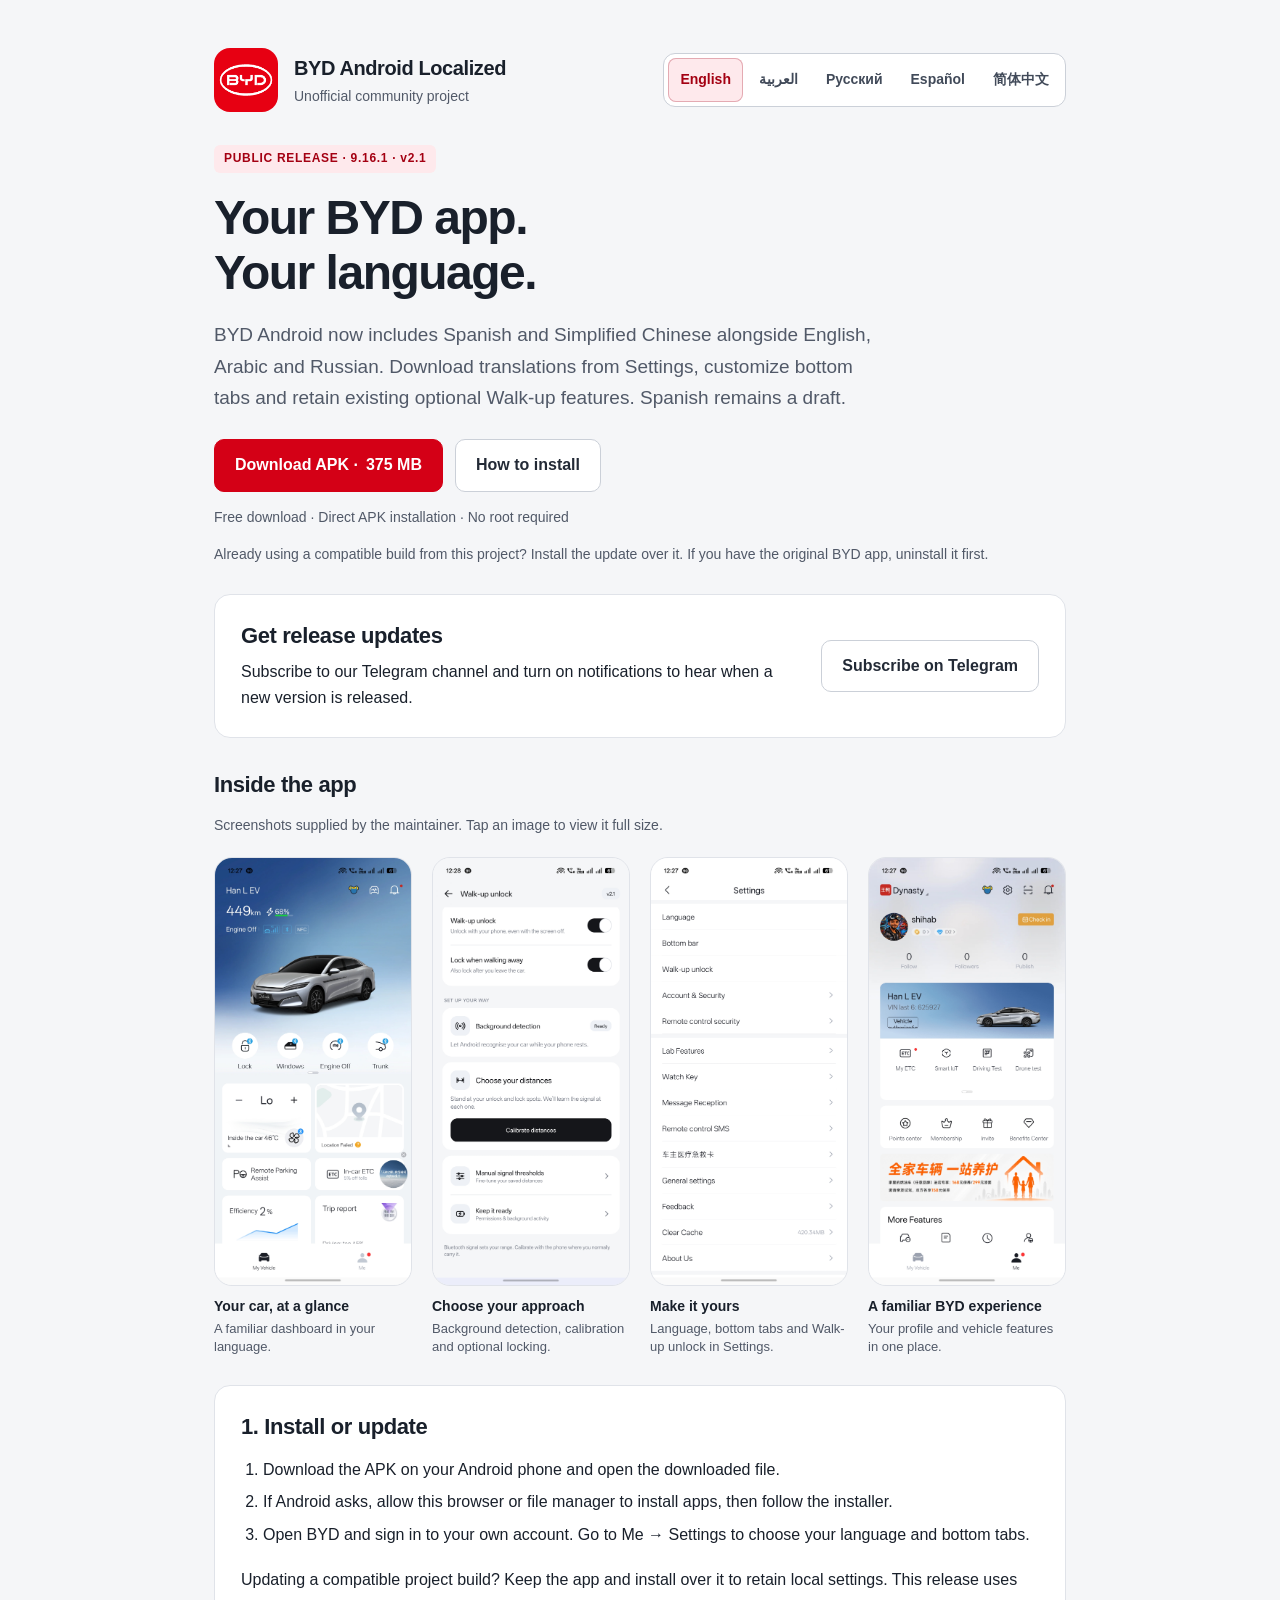
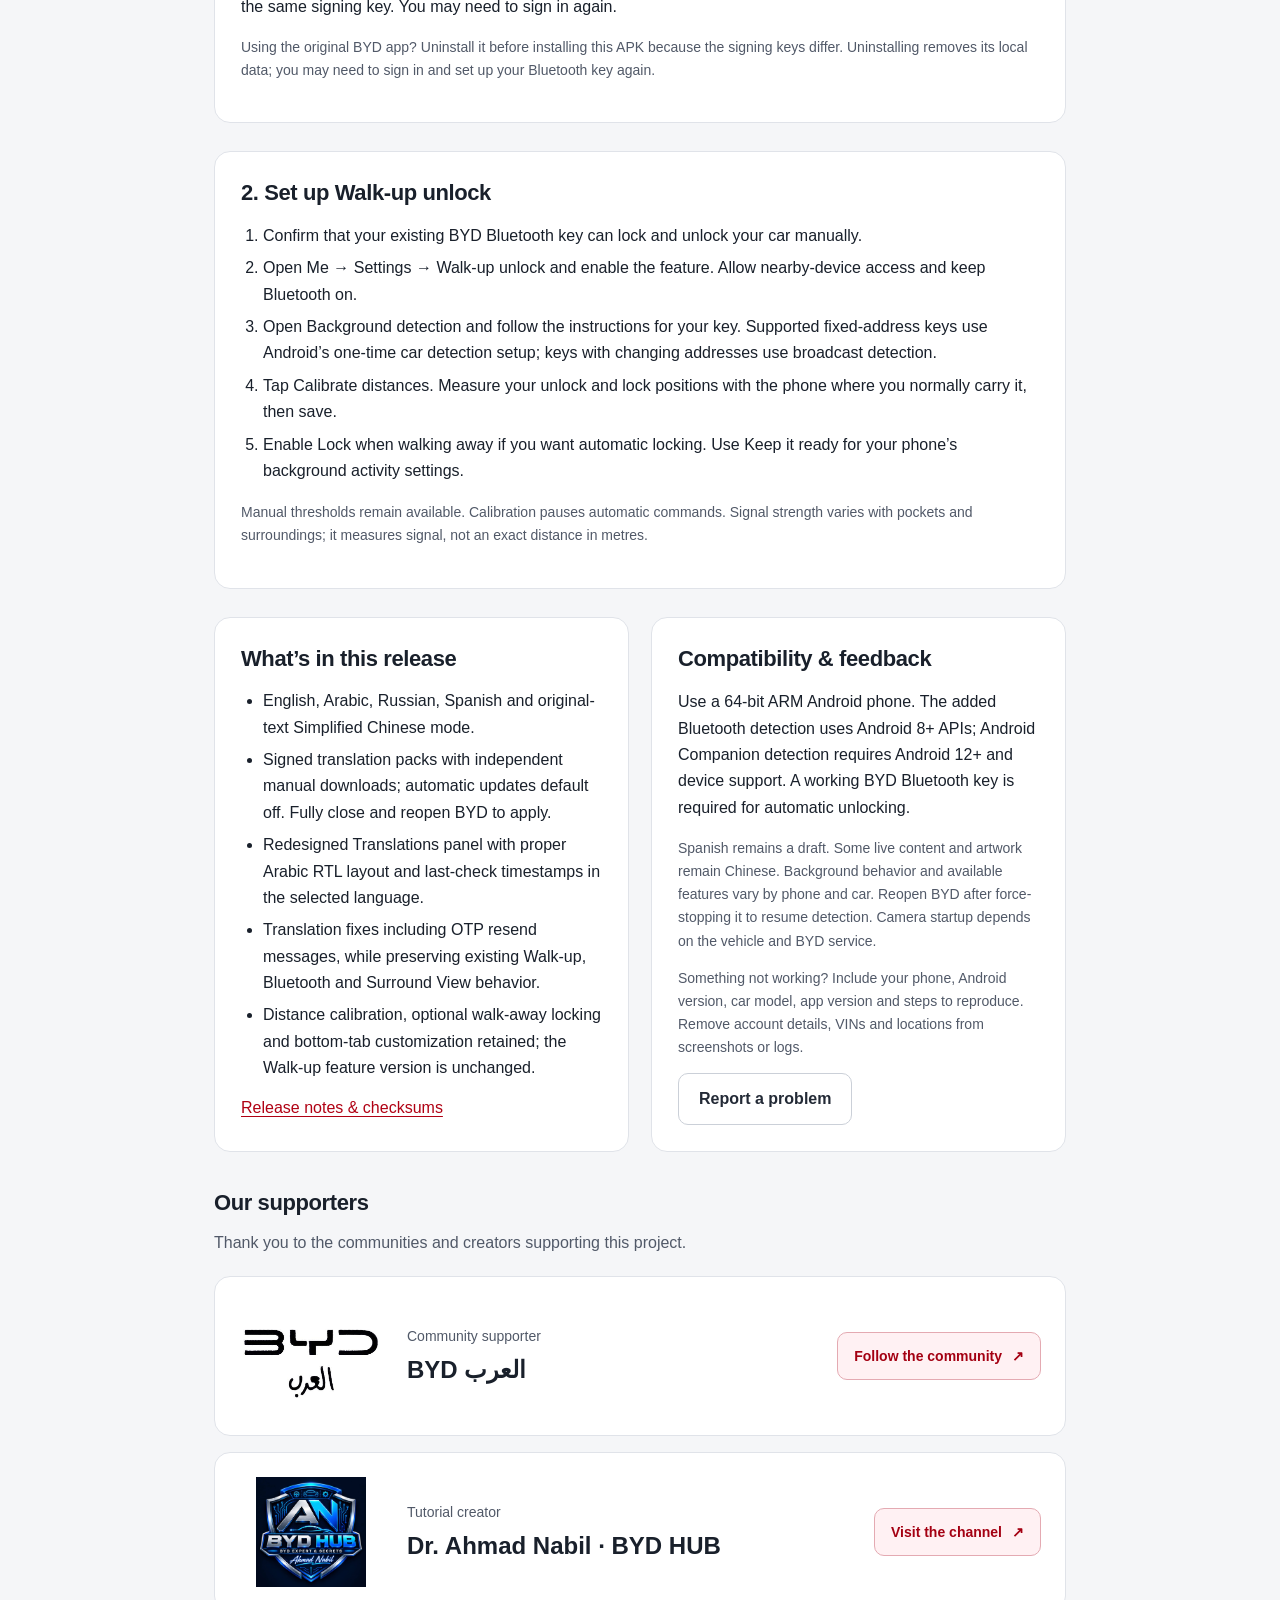
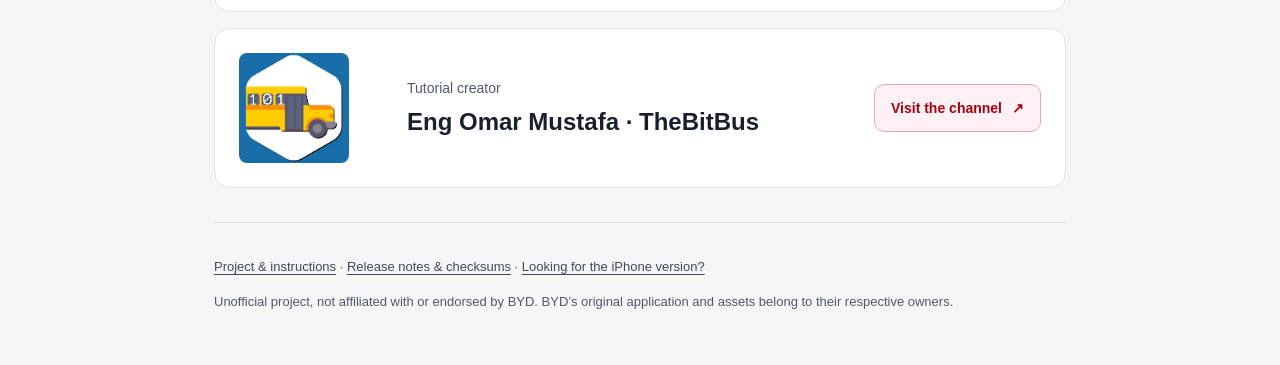
<file: index.html>
<!doctype html>
<html lang="en" dir="ltr">
<head>
<meta charset="utf-8"><meta name="viewport" content="width=device-width, initial-scale=1">
<title>BYD Android Localized · Download</title><meta name="description" content="BYD Android in English, Arabic, Russian, Spanish and Simplified Chinese, with signed translation updates and optional proximity features.">
<meta name="theme-color" content="#e60012"><link rel="icon" href="assets/icon.png">
<link rel="stylesheet" href="assets/site.css"><link rel="canonical" href="https://shihabal3amri.github.io/BYD-Android/">
<link rel="alternate" hreflang="en" href="https://shihabal3amri.github.io/BYD-Android/">
<link rel="alternate" hreflang="ar" href="https://shihabal3amri.github.io/BYD-Android/ar/">
<link rel="alternate" hreflang="ru" href="https://shihabal3amri.github.io/BYD-Android/ru/">
<link rel="alternate" hreflang="es" href="https://shihabal3amri.github.io/BYD-Android/es/">
<link rel="alternate" hreflang="zh-Hans" href="https://shihabal3amri.github.io/BYD-Android/zh-Hans/"><link rel="alternate" hreflang="x-default" href="https://shihabal3amri.github.io/BYD-Android/">
<meta property="og:type" content="website"><meta property="og:title" content="BYD Android Localized · Download">
<meta property="og:description" content="BYD Android in English, Arabic, Russian, Spanish and Simplified Chinese, with signed translation updates and optional proximity features."><meta property="og:url" content="https://shihabal3amri.github.io/BYD-Android/">
</head>
<body><main>
<header><div class="brand"><img src="assets/icon.png" width="64" height="64" alt="BYD"><div><strong dir="ltr">BYD Android Localized</strong><p>Unofficial community project</p></div></div>
<nav class="languages" aria-label="Page language"><a href="./" lang="en" hreflang="en" dir="auto" aria-current="page">English</a>
<a href="ar/" lang="ar" hreflang="ar" dir="auto">العربية</a>
<a href="ru/" lang="ru" hreflang="ru" dir="auto">Русский</a>
<a href="es/" lang="es" hreflang="es" dir="auto">Español</a>
<a href="zh-Hans/" lang="zh-Hans" hreflang="zh-Hans" dir="auto">简体中文</a></nav></header>
<span class="badge">PUBLIC RELEASE · <bdi>9.16.1 · v2.1</bdi></span>
<h1>Your BYD app.<br>Your language.</h1><p class="intro">BYD Android now includes Spanish and Simplified Chinese alongside English, Arabic and Russian. Download translations from Settings, customize bottom tabs and retain existing optional Walk-up features. Spanish remains a draft.</p>
<div class="actions"><a class="button" id="download" href="https://github.com/shihabal3amri/BYD-Android/releases/download/v9.16.1-20260914/BYD-Android_9.16.1_20260914.apk">Download APK · <bdi>375 MB</bdi></a><a class="button secondary" href="#install">How to install</a></div>
<p class="note">Free download · Direct APK installation · No root required</p><p class="note">Already using a compatible build from this project? Install the update over it. If you have the original BYD app, uninstall it first.</p>
<section class="card release-updates" aria-labelledby="release-updates-heading">
<div><h2 id="release-updates-heading">Get release updates</h2><p>Subscribe to our Telegram channel and turn on notifications to hear when a new version is released.</p></div>
<a class="button secondary" href="https://t.me/byd_localized" target="_blank" rel="noopener noreferrer">Subscribe on Telegram</a>
</section>
<section class="gallery" aria-labelledby="screenshots"><h2 id="screenshots">Inside the app</h2><p class="note">Screenshots supplied by the maintainer. Tap an image to view it full size.</p><div class="screens"><figure><a href="assets/dashboard.jpg"><img src="assets/dashboard.jpg" width="1080" height="2354" loading="lazy" alt="My Vehicle dashboard with Bluetooth controls"></a><figcaption><strong>Your car, at a glance</strong>A familiar dashboard in your language.</figcaption></figure>
<figure><a href="assets/walkup-setup.jpg"><img src="assets/walkup-setup.jpg" width="1080" height="2354" loading="lazy" alt="Walk-up unlock settings with background detection, distance calibration and manual thresholds"></a><figcaption><strong>Choose your approach</strong>Background detection, calibration and optional locking.</figcaption></figure>
<figure><a href="assets/settings.jpg"><img src="assets/settings.jpg" width="1080" height="2354" loading="lazy" alt="Settings with Language, Bottom bar and Walk-up unlock entries"></a><figcaption><strong>Make it yours</strong>Language, bottom tabs and Walk-up unlock in Settings.</figcaption></figure>
<figure><a href="assets/profile.jpg"><img src="assets/profile.jpg" width="1080" height="2354" loading="lazy" alt="BYD profile page and vehicle card"></a><figcaption><strong>A familiar BYD experience</strong>Your profile and vehicle features in one place.</figcaption></figure></div></section>
<section class="card" id="install" aria-labelledby="install-heading"><h2 id="install-heading">1. Install or update</h2><ol><li>Download the APK on your Android phone and open the downloaded file.</li>
<li>If Android asks, allow this browser or file manager to install apps, then follow the installer.</li>
<li>Open BYD and sign in to your own account. Go to Me → Settings to choose your language and bottom tabs.</li></ol><p>Updating a compatible project build? Keep the app and install over it to retain local settings. This release uses the same signing key. You may need to sign in again.</p><p class="note">Using the original BYD app? Uninstall it before installing this APK because the signing keys differ. Uninstalling removes its local data; you may need to sign in and set up your Bluetooth key again.</p></section>
<section class="card" id="walkup" aria-labelledby="walkup-heading"><h2 id="walkup-heading">2. Set up Walk-up unlock</h2><ol><li>Confirm that your existing BYD Bluetooth key can lock and unlock your car manually.</li>
<li>Open Me → Settings → Walk-up unlock and enable the feature. Allow nearby-device access and keep Bluetooth on.</li>
<li>Open Background detection and follow the instructions for your key. Supported fixed-address keys use Android’s one-time car detection setup; keys with changing addresses use broadcast detection.</li>
<li>Tap Calibrate distances. Measure your unlock and lock positions with the phone where you normally carry it, then save.</li>
<li>Enable Lock when walking away if you want automatic locking. Use Keep it ready for your phone’s background activity settings.</li></ol><p class="note">Manual thresholds remain available. Calibration pauses automatic commands. Signal strength varies with pockets and surroundings; it measures signal, not an exact distance in metres.</p></section>
<div class="grid"><section class="card" aria-labelledby="release-heading"><h2 id="release-heading">What’s in this release</h2><ul><li>English, Arabic, Russian, Spanish and original-text Simplified Chinese mode.</li>
<li>Signed translation packs with independent manual downloads; automatic updates default off. Fully close and reopen BYD to apply.</li>
<li>Redesigned Translations panel with proper Arabic RTL layout and last-check timestamps in the selected language.</li>
<li>Translation fixes including OTP resend messages, while preserving existing Walk-up, Bluetooth and Surround View behavior.</li>
<li>Distance calibration, optional walk-away locking and bottom-tab customization retained; the Walk-up feature version is unchanged.</li></ul><a href="https://github.com/shihabal3amri/BYD-Android/releases/tag/v9.16.1-20260914">Release notes &amp; checksums</a></section>
<section class="card" aria-labelledby="feedback-heading"><h2 id="feedback-heading">Compatibility &amp; feedback</h2><p>Use a 64-bit ARM Android phone. The added Bluetooth detection uses Android 8+ APIs; Android Companion detection requires Android 12+ and device support. A working BYD Bluetooth key is required for automatic unlocking.</p><p class="note">Spanish remains a draft. Some live content and artwork remain Chinese. Background behavior and available features vary by phone and car. Reopen BYD after force-stopping it to resume detection. Camera startup depends on the vehicle and BYD service.</p><p class="note">Something not working? Include your phone, Android version, car model, app version and steps to reproduce. Remove account details, VINs and locations from screenshots or logs.</p><a class="button secondary" href="https://github.com/shihabal3amri/BYD-Android/issues/new?template=bug-report.yml">Report a problem</a></section></div>
<section class="supporters" id="supporters" aria-labelledby="supporters-heading">
<h2 id="supporters-heading">Our supporters</h2>
<p>Thank you to the communities and creators supporting this project.</p>
<ul class="supporter-list"><li><a class="supporter" href="https://linktr.ee/BYD.ARAB" target="_blank" rel="noopener noreferrer">
<img class="supporter-logo" src="assets/byd-arab.png" width="571" height="437" alt="BYD العرب" loading="lazy">
<div class="supporter-info"><span class="supporter-label">Community supporter</span><h3><bdi dir="ltr">BYD العرب</bdi></h3></div>
<span class="supporter-follow">Follow the community<span aria-hidden="true">↗</span></span>
</a></li><li><a class="supporter" href="https://www.youtube.com/@dranabil" target="_blank" rel="noopener noreferrer">
<img class="supporter-logo" src="assets/ahmed-nabil.png" width="1254" height="1254" alt="Dr. Ahmad Nabil · BYD HUB" loading="lazy">
<div class="supporter-info"><span class="supporter-label">Tutorial creator</span><h3><bdi dir="ltr">Dr. Ahmad Nabil · BYD HUB</bdi></h3></div>
<span class="supporter-follow">Visit the channel<span aria-hidden="true">↗</span></span>
</a></li><li><a class="supporter" href="https://www.youtube.com/@TheBitBus" target="_blank" rel="noopener noreferrer">
<img class="supporter-logo supporter-logo-crop" src="assets/thebitbus-banner.jpg" width="1707" height="282" alt="Eng Omar Mustafa · TheBitBus" loading="lazy">
<div class="supporter-info"><span class="supporter-label">Tutorial creator</span><h3><bdi dir="ltr">Eng Omar Mustafa · TheBitBus</bdi></h3></div>
<span class="supporter-follow">Visit the channel<span aria-hidden="true">↗</span></span>
</a></li></ul>
</section>
<footer><p><a href="https://github.com/shihabal3amri/BYD-Android/blob/main/README.md">Project &amp; instructions</a> · <a href="https://github.com/shihabal3amri/BYD-Android/releases/tag/v9.16.1-20260914">Release notes &amp; checksums</a> · <a href="https://shihabal3amri.github.io/BYD-iOS/">Looking for the iPhone version?</a></p><p>Unofficial project, not affiliated with or endorsed by BYD. BYD’s original application and assets belong to their respective owners.</p></footer>
</main></body></html>
</file>
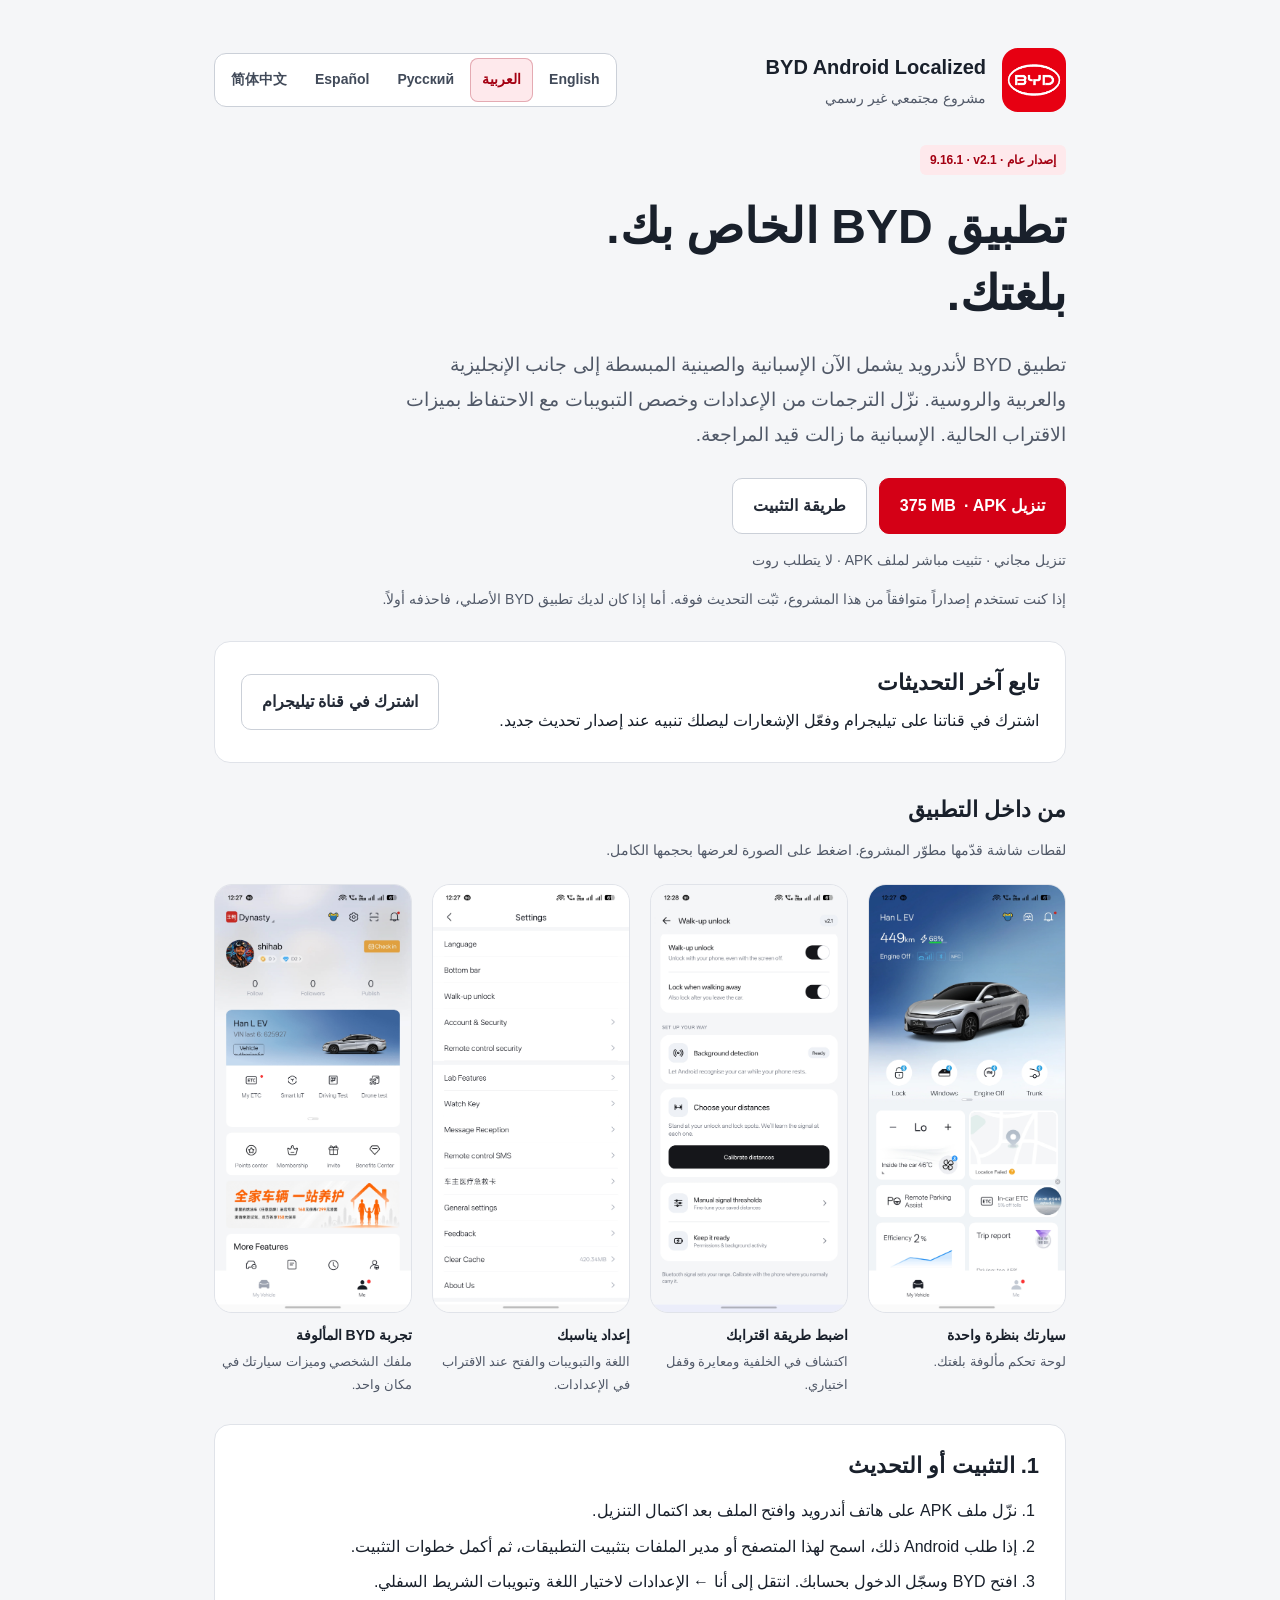
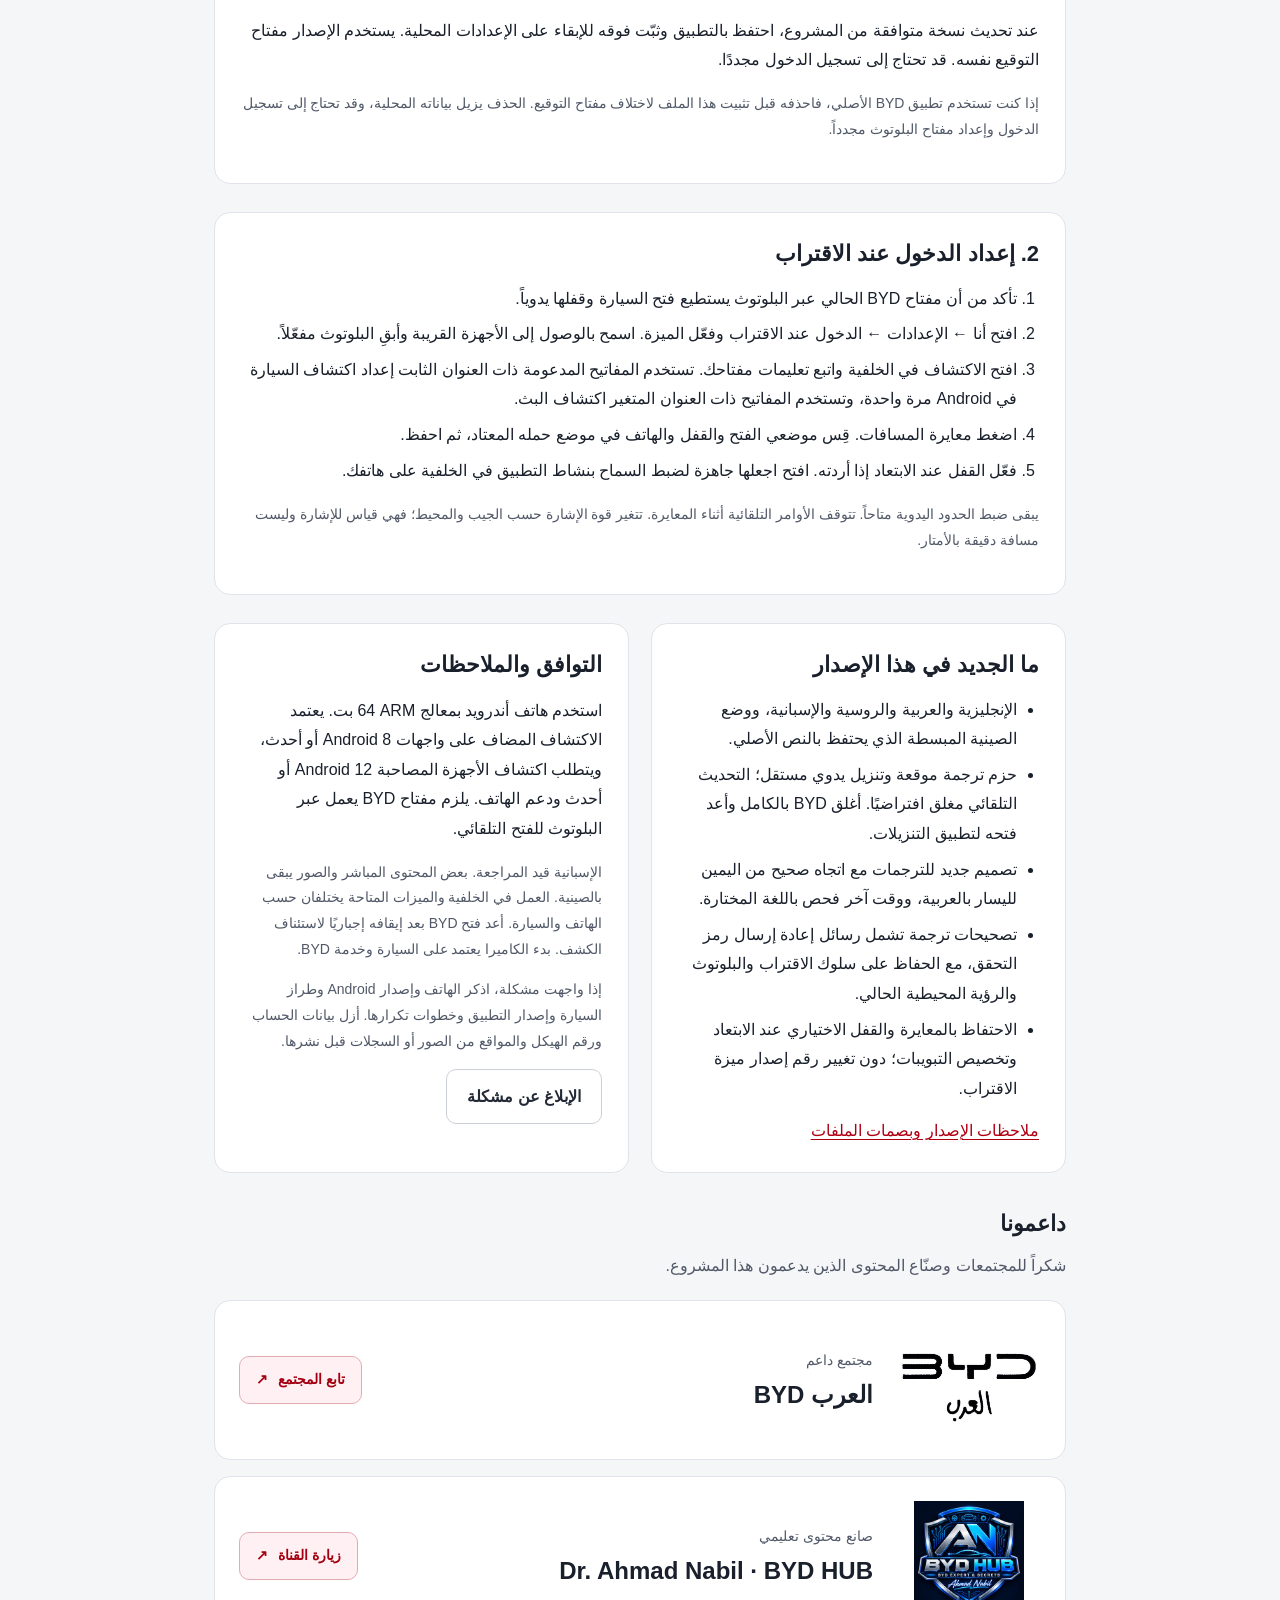
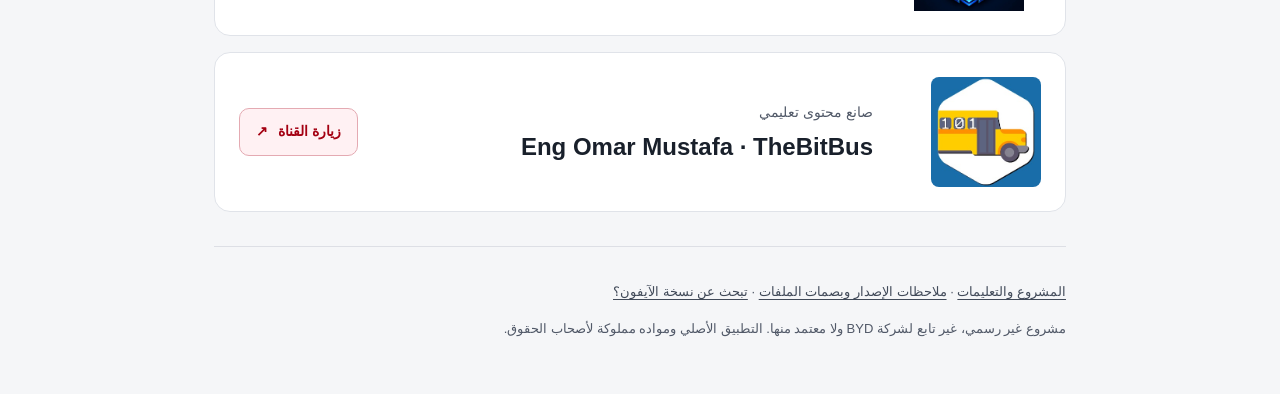
<file: ar/index.html>
<!doctype html>
<html lang="ar" dir="rtl">
<head>
<meta charset="utf-8"><meta name="viewport" content="width=device-width, initial-scale=1">
<title>تطبيق BYD لأندرويد · التنزيل</title><meta name="description" content="تطبيق BYD لأندرويد بالإنجليزية والعربية والروسية والإسبانية والصينية المبسطة، مع تحديثات ترجمة موقعة وميزات اقتراب اختيارية.">
<meta name="theme-color" content="#e60012"><link rel="icon" href="../assets/icon.png">
<link rel="stylesheet" href="../assets/site.css"><link rel="canonical" href="https://shihabal3amri.github.io/BYD-Android/ar/">
<link rel="alternate" hreflang="en" href="https://shihabal3amri.github.io/BYD-Android/">
<link rel="alternate" hreflang="ar" href="https://shihabal3amri.github.io/BYD-Android/ar/">
<link rel="alternate" hreflang="ru" href="https://shihabal3amri.github.io/BYD-Android/ru/">
<link rel="alternate" hreflang="es" href="https://shihabal3amri.github.io/BYD-Android/es/">
<link rel="alternate" hreflang="zh-Hans" href="https://shihabal3amri.github.io/BYD-Android/zh-Hans/"><link rel="alternate" hreflang="x-default" href="https://shihabal3amri.github.io/BYD-Android/">
<meta property="og:type" content="website"><meta property="og:title" content="تطبيق BYD لأندرويد · التنزيل">
<meta property="og:description" content="تطبيق BYD لأندرويد بالإنجليزية والعربية والروسية والإسبانية والصينية المبسطة، مع تحديثات ترجمة موقعة وميزات اقتراب اختيارية."><meta property="og:url" content="https://shihabal3amri.github.io/BYD-Android/ar/">
</head>
<body><main>
<header><div class="brand"><img src="../assets/icon.png" width="64" height="64" alt="BYD"><div><strong dir="ltr">BYD Android Localized</strong><p>مشروع مجتمعي غير رسمي</p></div></div>
<nav class="languages" aria-label="لغة الصفحة"><a href=".././" lang="en" hreflang="en" dir="auto">English</a>
<a href="../ar/" lang="ar" hreflang="ar" dir="auto" aria-current="page">العربية</a>
<a href="../ru/" lang="ru" hreflang="ru" dir="auto">Русский</a>
<a href="../es/" lang="es" hreflang="es" dir="auto">Español</a>
<a href="../zh-Hans/" lang="zh-Hans" hreflang="zh-Hans" dir="auto">简体中文</a></nav></header>
<span class="badge">إصدار عام · <bdi>9.16.1 · v2.1</bdi></span>
<h1>تطبيق BYD الخاص بك.<br>بلغتك.</h1><p class="intro">تطبيق BYD لأندرويد يشمل الآن الإسبانية والصينية المبسطة إلى جانب الإنجليزية والعربية والروسية. نزّل الترجمات من الإعدادات وخصص التبويبات مع الاحتفاظ بميزات الاقتراب الحالية. الإسبانية ما زالت قيد المراجعة.</p>
<div class="actions"><a class="button" id="download" href="https://github.com/shihabal3amri/BYD-Android/releases/download/v9.16.1-20260914/BYD-Android_9.16.1_20260914.apk">تنزيل APK · <bdi>375 MB</bdi></a><a class="button secondary" href="#install">طريقة التثبيت</a></div>
<p class="note">تنزيل مجاني · تثبيت مباشر لملف APK · لا يتطلب روت</p><p class="note">إذا كنت تستخدم إصداراً متوافقاً من هذا المشروع، ثبّت التحديث فوقه. أما إذا كان لديك تطبيق BYD الأصلي، فاحذفه أولاً.</p>
<section class="card release-updates" aria-labelledby="release-updates-heading">
<div><h2 id="release-updates-heading">تابع آخر التحديثات</h2><p>اشترك في قناتنا على تيليجرام وفعّل الإشعارات ليصلك تنبيه عند إصدار تحديث جديد.</p></div>
<a class="button secondary" href="https://t.me/byd_localized" target="_blank" rel="noopener noreferrer">اشترك في قناة تيليجرام</a>
</section>
<section class="gallery" aria-labelledby="screenshots"><h2 id="screenshots">من داخل التطبيق</h2><p class="note">لقطات شاشة قدّمها مطوّر المشروع. اضغط على الصورة لعرضها بحجمها الكامل.</p><div class="screens"><figure><a href="../assets/dashboard.jpg"><img src="../assets/dashboard.jpg" width="1080" height="2354" loading="lazy" alt="لوحة سيارتي مع أدوات التحكم عبر البلوتوث"></a><figcaption><strong>سيارتك بنظرة واحدة</strong>لوحة تحكم مألوفة بلغتك.</figcaption></figure>
<figure><a href="../assets/walkup-setup.jpg"><img src="../assets/walkup-setup.jpg" width="1080" height="2354" loading="lazy" alt="إعدادات الفتح عند الاقتراب والاكتشاف في الخلفية ومعايرة المسافات"></a><figcaption><strong>اضبط طريقة اقترابك</strong>اكتشاف في الخلفية ومعايرة وقفل اختياري.</figcaption></figure>
<figure><a href="../assets/settings.jpg"><img src="../assets/settings.jpg" width="1080" height="2354" loading="lazy" alt="الإعدادات مع خيارات اللغة والشريط السفلي والدخول عند الاقتراب"></a><figcaption><strong>إعداد يناسبك</strong>اللغة والتبويبات والفتح عند الاقتراب في الإعدادات.</figcaption></figure>
<figure><a href="../assets/profile.jpg"><img src="../assets/profile.jpg" width="1080" height="2354" loading="lazy" alt="صفحة الملف الشخصي وبطاقة السيارة في BYD"></a><figcaption><strong>تجربة BYD المألوفة</strong>ملفك الشخصي وميزات سيارتك في مكان واحد.</figcaption></figure></div></section>
<section class="card" id="install" aria-labelledby="install-heading"><h2 id="install-heading">1. التثبيت أو التحديث</h2><ol><li>نزّل ملف APK على هاتف أندرويد وافتح الملف بعد اكتمال التنزيل.</li>
<li>إذا طلب Android ذلك، اسمح لهذا المتصفح أو مدير الملفات بتثبيت التطبيقات، ثم أكمل خطوات التثبيت.</li>
<li>افتح BYD وسجّل الدخول بحسابك. انتقل إلى أنا ← الإعدادات لاختيار اللغة وتبويبات الشريط السفلي.</li></ol><p>عند تحديث نسخة متوافقة من المشروع، احتفظ بالتطبيق وثبّت فوقه للإبقاء على الإعدادات المحلية. يستخدم الإصدار مفتاح التوقيع نفسه. قد تحتاج إلى تسجيل الدخول مجددًا.</p><p class="note">إذا كنت تستخدم تطبيق BYD الأصلي، فاحذفه قبل تثبيت هذا الملف لاختلاف مفتاح التوقيع. الحذف يزيل بياناته المحلية، وقد تحتاج إلى تسجيل الدخول وإعداد مفتاح البلوتوث مجدداً.</p></section>
<section class="card" id="walkup" aria-labelledby="walkup-heading"><h2 id="walkup-heading">2. إعداد الدخول عند الاقتراب</h2><ol><li>تأكد من أن مفتاح BYD الحالي عبر البلوتوث يستطيع فتح السيارة وقفلها يدوياً.</li>
<li>افتح أنا ← الإعدادات ← الدخول عند الاقتراب وفعّل الميزة. اسمح بالوصول إلى الأجهزة القريبة وأبقِ البلوتوث مفعّلاً.</li>
<li>افتح الاكتشاف في الخلفية واتبع تعليمات مفتاحك. تستخدم المفاتيح المدعومة ذات العنوان الثابت إعداد اكتشاف السيارة في Android مرة واحدة، وتستخدم المفاتيح ذات العنوان المتغير اكتشاف البث.</li>
<li>اضغط معايرة المسافات. قِس موضعي الفتح والقفل والهاتف في موضع حمله المعتاد، ثم احفظ.</li>
<li>فعّل القفل عند الابتعاد إذا أردته. افتح اجعلها جاهزة لضبط السماح بنشاط التطبيق في الخلفية على هاتفك.</li></ol><p class="note">يبقى ضبط الحدود اليدوية متاحاً. تتوقف الأوامر التلقائية أثناء المعايرة. تتغير قوة الإشارة حسب الجيب والمحيط؛ فهي قياس للإشارة وليست مسافة دقيقة بالأمتار.</p></section>
<div class="grid"><section class="card" aria-labelledby="release-heading"><h2 id="release-heading">ما الجديد في هذا الإصدار</h2><ul><li>الإنجليزية والعربية والروسية والإسبانية، ووضع الصينية المبسطة الذي يحتفظ بالنص الأصلي.</li>
<li>حزم ترجمة موقعة وتنزيل يدوي مستقل؛ التحديث التلقائي مغلق افتراضيًا. أغلق BYD بالكامل وأعد فتحه لتطبيق التنزيلات.</li>
<li>تصميم جديد للترجمات مع اتجاه صحيح من اليمين لليسار بالعربية، ووقت آخر فحص باللغة المختارة.</li>
<li>تصحيحات ترجمة تشمل رسائل إعادة إرسال رمز التحقق، مع الحفاظ على سلوك الاقتراب والبلوتوث والرؤية المحيطية الحالي.</li>
<li>الاحتفاظ بالمعايرة والقفل الاختياري عند الابتعاد وتخصيص التبويبات؛ دون تغيير رقم إصدار ميزة الاقتراب.</li></ul><a href="https://github.com/shihabal3amri/BYD-Android/releases/tag/v9.16.1-20260914">ملاحظات الإصدار وبصمات الملفات</a></section>
<section class="card" aria-labelledby="feedback-heading"><h2 id="feedback-heading">التوافق والملاحظات</h2><p>استخدم هاتف أندرويد بمعالج ARM ‏64 بت. يعتمد الاكتشاف المضاف على واجهات Android 8 أو أحدث، ويتطلب اكتشاف الأجهزة المصاحبة Android 12 أو أحدث ودعم الهاتف. يلزم مفتاح BYD يعمل عبر البلوتوث للفتح التلقائي.</p><p class="note">الإسبانية قيد المراجعة. بعض المحتوى المباشر والصور يبقى بالصينية. العمل في الخلفية والميزات المتاحة يختلفان حسب الهاتف والسيارة. أعد فتح BYD بعد إيقافه إجباريًا لاستئناف الكشف. بدء الكاميرا يعتمد على السيارة وخدمة BYD.</p><p class="note">إذا واجهت مشكلة، اذكر الهاتف وإصدار Android وطراز السيارة وإصدار التطبيق وخطوات تكرارها. أزل بيانات الحساب ورقم الهيكل والمواقع من الصور أو السجلات قبل نشرها.</p><a class="button secondary" href="https://github.com/shihabal3amri/BYD-Android/issues/new?template=bug-report.yml">الإبلاغ عن مشكلة</a></section></div>
<section class="supporters" id="supporters" aria-labelledby="supporters-heading">
<h2 id="supporters-heading">داعمونا</h2>
<p>شكراً للمجتمعات وصنّاع المحتوى الذين يدعمون هذا المشروع.</p>
<ul class="supporter-list"><li><a class="supporter" href="https://linktr.ee/BYD.ARAB" target="_blank" rel="noopener noreferrer">
<img class="supporter-logo" src="../assets/byd-arab.png" width="571" height="437" alt="BYD العرب" loading="lazy">
<div class="supporter-info"><span class="supporter-label">مجتمع داعم</span><h3><bdi dir="ltr">BYD العرب</bdi></h3></div>
<span class="supporter-follow">تابع المجتمع<span aria-hidden="true">↗</span></span>
</a></li><li><a class="supporter" href="https://www.youtube.com/@dranabil" target="_blank" rel="noopener noreferrer">
<img class="supporter-logo" src="../assets/ahmed-nabil.png" width="1254" height="1254" alt="Dr. Ahmad Nabil · BYD HUB" loading="lazy">
<div class="supporter-info"><span class="supporter-label">صانع محتوى تعليمي</span><h3><bdi dir="ltr">Dr. Ahmad Nabil · BYD HUB</bdi></h3></div>
<span class="supporter-follow">زيارة القناة<span aria-hidden="true">↗</span></span>
</a></li><li><a class="supporter" href="https://www.youtube.com/@TheBitBus" target="_blank" rel="noopener noreferrer">
<img class="supporter-logo supporter-logo-crop" src="../assets/thebitbus-banner.jpg" width="1707" height="282" alt="Eng Omar Mustafa · TheBitBus" loading="lazy">
<div class="supporter-info"><span class="supporter-label">صانع محتوى تعليمي</span><h3><bdi dir="ltr">Eng Omar Mustafa · TheBitBus</bdi></h3></div>
<span class="supporter-follow">زيارة القناة<span aria-hidden="true">↗</span></span>
</a></li></ul>
</section>
<footer><p><a href="https://github.com/shihabal3amri/BYD-Android/blob/main/README.ar.md">المشروع والتعليمات</a> · <a href="https://github.com/shihabal3amri/BYD-Android/releases/tag/v9.16.1-20260914">ملاحظات الإصدار وبصمات الملفات</a> · <a href="https://shihabal3amri.github.io/BYD-iOS/">تبحث عن نسخة الآيفون؟</a></p><p>مشروع غير رسمي، غير تابع لشركة BYD ولا معتمد منها. التطبيق الأصلي ومواده مملوكة لأصحاب الحقوق.</p></footer>
</main></body></html>
</file>
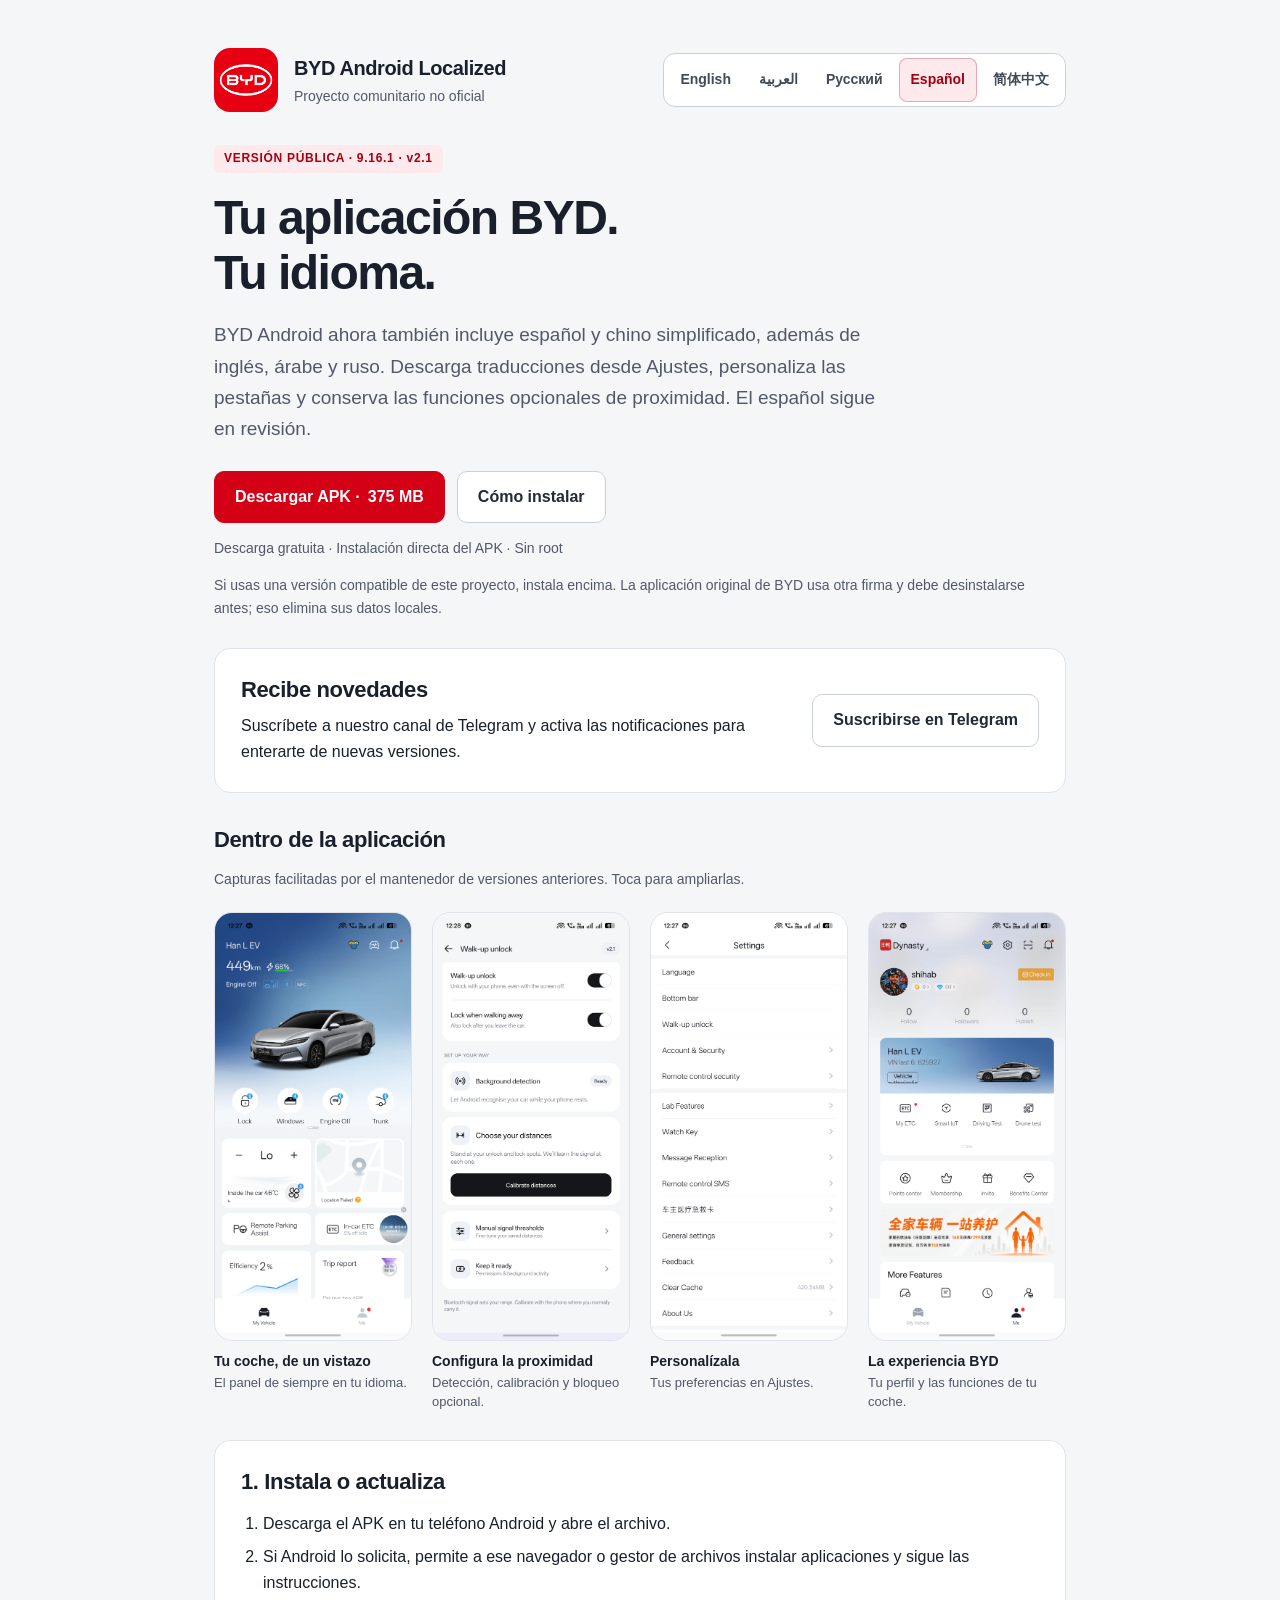
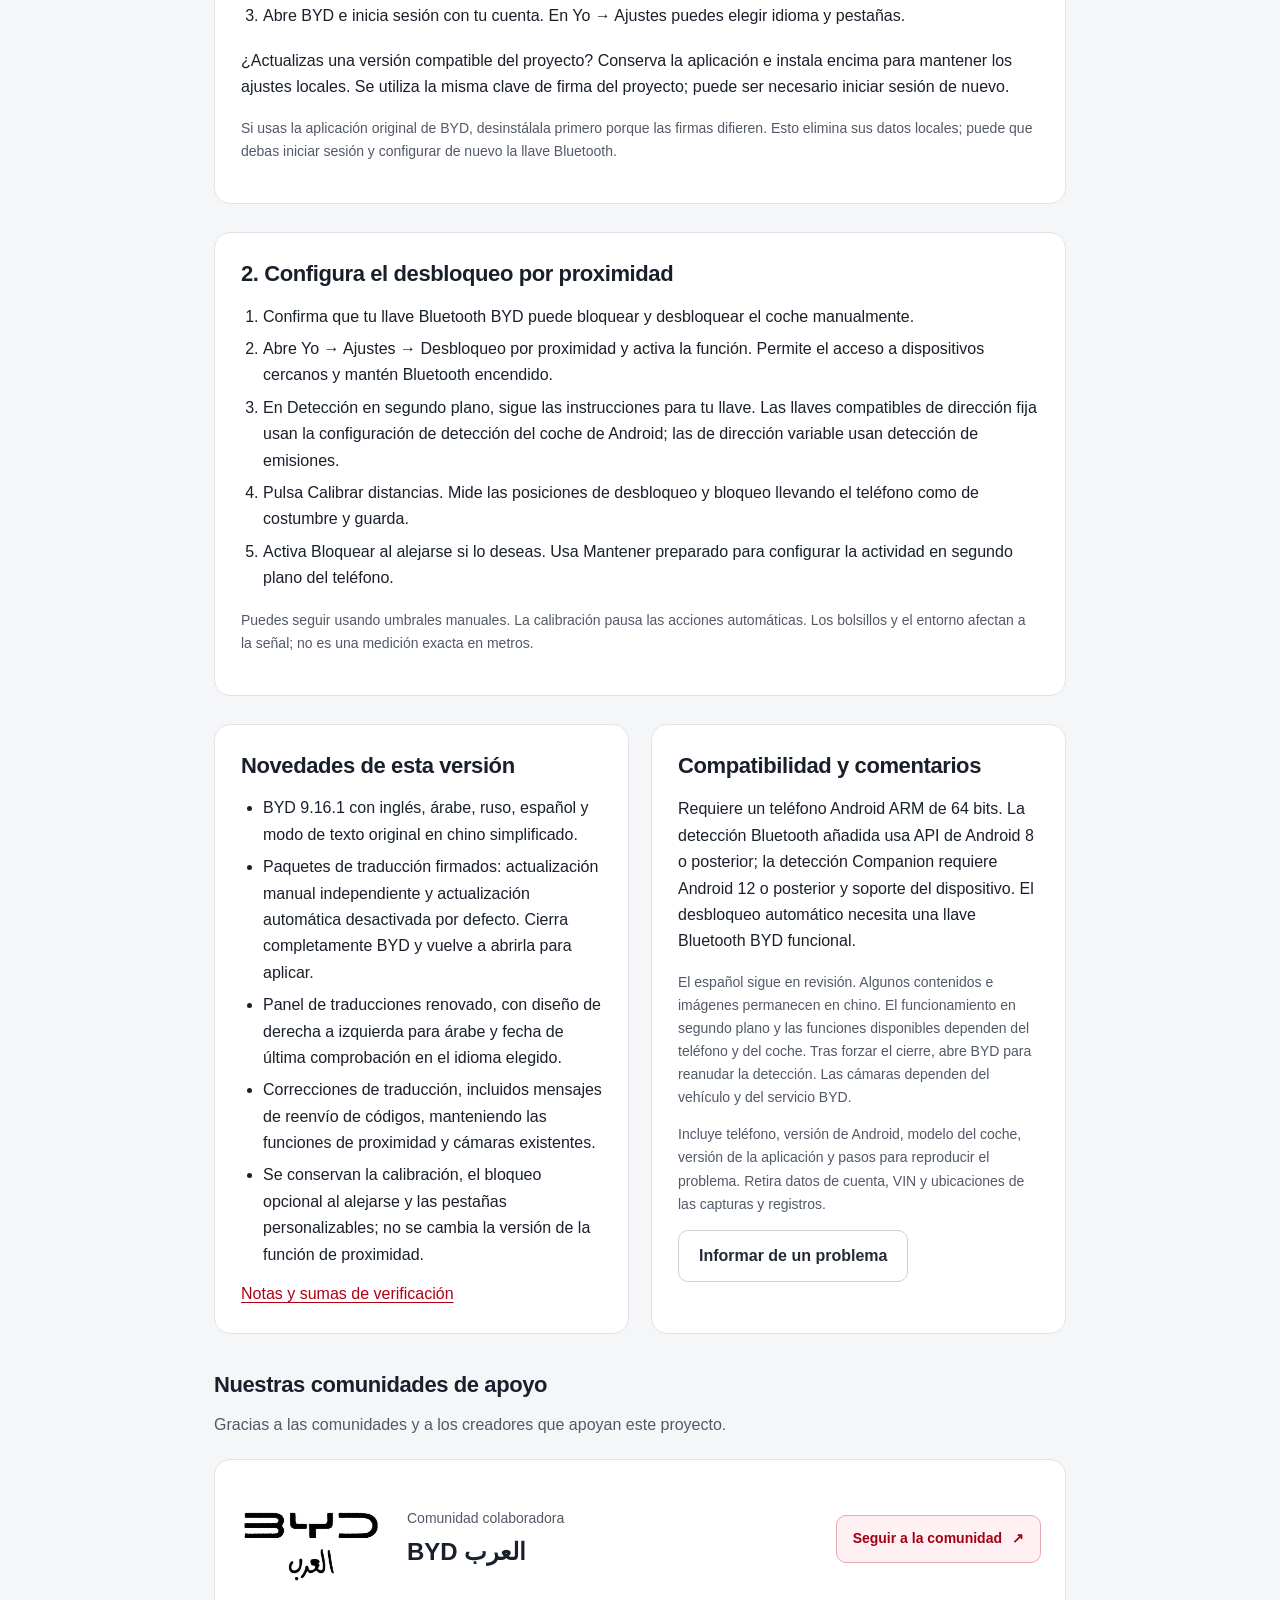
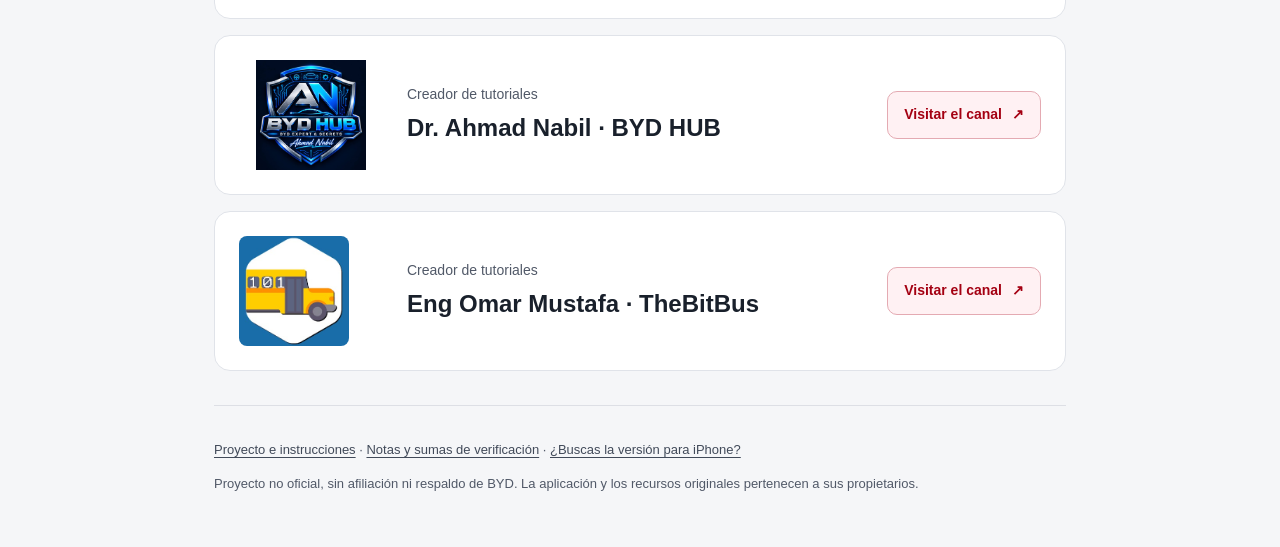
<file: es/index.html>
<!doctype html>
<html lang="es" dir="ltr">
<head>
<meta charset="utf-8"><meta name="viewport" content="width=device-width, initial-scale=1">
<title>BYD Android traducido · Descargar</title><meta name="description" content="BYD Android en inglés, árabe, ruso, español y chino simplificado, con paquetes de traducción firmados y controles opcionales de proximidad.">
<meta name="theme-color" content="#e60012"><link rel="icon" href="../assets/icon.png">
<link rel="stylesheet" href="../assets/site.css"><link rel="canonical" href="https://shihabal3amri.github.io/BYD-Android/es/">
<link rel="alternate" hreflang="en" href="https://shihabal3amri.github.io/BYD-Android/">
<link rel="alternate" hreflang="ar" href="https://shihabal3amri.github.io/BYD-Android/ar/">
<link rel="alternate" hreflang="ru" href="https://shihabal3amri.github.io/BYD-Android/ru/">
<link rel="alternate" hreflang="es" href="https://shihabal3amri.github.io/BYD-Android/es/">
<link rel="alternate" hreflang="zh-Hans" href="https://shihabal3amri.github.io/BYD-Android/zh-Hans/"><link rel="alternate" hreflang="x-default" href="https://shihabal3amri.github.io/BYD-Android/">
<meta property="og:type" content="website"><meta property="og:title" content="BYD Android traducido · Descargar">
<meta property="og:description" content="BYD Android en inglés, árabe, ruso, español y chino simplificado, con paquetes de traducción firmados y controles opcionales de proximidad."><meta property="og:url" content="https://shihabal3amri.github.io/BYD-Android/es/">
</head>
<body><main>
<header><div class="brand"><img src="../assets/icon.png" width="64" height="64" alt="BYD"><div><strong dir="ltr">BYD Android Localized</strong><p>Proyecto comunitario no oficial</p></div></div>
<nav class="languages" aria-label="Idioma de la página"><a href=".././" lang="en" hreflang="en" dir="auto">English</a>
<a href="../ar/" lang="ar" hreflang="ar" dir="auto">العربية</a>
<a href="../ru/" lang="ru" hreflang="ru" dir="auto">Русский</a>
<a href="../es/" lang="es" hreflang="es" dir="auto" aria-current="page">Español</a>
<a href="../zh-Hans/" lang="zh-Hans" hreflang="zh-Hans" dir="auto">简体中文</a></nav></header>
<span class="badge">VERSIÓN PÚBLICA · <bdi>9.16.1 · v2.1</bdi></span>
<h1>Tu aplicación BYD.<br>Tu idioma.</h1><p class="intro">BYD Android ahora también incluye español y chino simplificado, además de inglés, árabe y ruso. Descarga traducciones desde Ajustes, personaliza las pestañas y conserva las funciones opcionales de proximidad. El español sigue en revisión.</p>
<div class="actions"><a class="button" id="download" href="https://github.com/shihabal3amri/BYD-Android/releases/download/v9.16.1-20260914/BYD-Android_9.16.1_20260914.apk">Descargar APK · <bdi>375 MB</bdi></a><a class="button secondary" href="#install">Cómo instalar</a></div>
<p class="note">Descarga gratuita · Instalación directa del APK · Sin root</p><p class="note">Si usas una versión compatible de este proyecto, instala encima. La aplicación original de BYD usa otra firma y debe desinstalarse antes; eso elimina sus datos locales.</p>
<section class="card release-updates" aria-labelledby="release-updates-heading">
<div><h2 id="release-updates-heading">Recibe novedades</h2><p>Suscríbete a nuestro canal de Telegram y activa las notificaciones para enterarte de nuevas versiones.</p></div>
<a class="button secondary" href="https://t.me/byd_localized" target="_blank" rel="noopener noreferrer">Suscribirse en Telegram</a>
</section>
<section class="gallery" aria-labelledby="screenshots"><h2 id="screenshots">Dentro de la aplicación</h2><p class="note">Capturas facilitadas por el mantenedor de versiones anteriores. Toca para ampliarlas.</p><div class="screens"><figure><a href="../assets/dashboard.jpg"><img src="../assets/dashboard.jpg" width="1080" height="2354" loading="lazy" alt="Panel del vehículo con controles Bluetooth"></a><figcaption><strong>Tu coche, de un vistazo</strong>El panel de siempre en tu idioma.</figcaption></figure>
<figure><a href="../assets/walkup-setup.jpg"><img src="../assets/walkup-setup.jpg" width="1080" height="2354" loading="lazy" alt="Ajustes de proximidad, detección en segundo plano y calibración"></a><figcaption><strong>Configura la proximidad</strong>Detección, calibración y bloqueo opcional.</figcaption></figure>
<figure><a href="../assets/settings.jpg"><img src="../assets/settings.jpg" width="1080" height="2354" loading="lazy" alt="Ajustes de idioma, barra inferior y proximidad"></a><figcaption><strong>Personalízala</strong>Tus preferencias en Ajustes.</figcaption></figure>
<figure><a href="../assets/profile.jpg"><img src="../assets/profile.jpg" width="1080" height="2354" loading="lazy" alt="Perfil BYD y tarjeta del vehículo"></a><figcaption><strong>La experiencia BYD</strong>Tu perfil y las funciones de tu coche.</figcaption></figure></div></section>
<section class="card" id="install" aria-labelledby="install-heading"><h2 id="install-heading">1. Instala o actualiza</h2><ol><li>Descarga el APK en tu teléfono Android y abre el archivo.</li>
<li>Si Android lo solicita, permite a ese navegador o gestor de archivos instalar aplicaciones y sigue las instrucciones.</li>
<li>Abre BYD e inicia sesión con tu cuenta. En Yo → Ajustes puedes elegir idioma y pestañas.</li></ol><p>¿Actualizas una versión compatible del proyecto? Conserva la aplicación e instala encima para mantener los ajustes locales. Se utiliza la misma clave de firma del proyecto; puede ser necesario iniciar sesión de nuevo.</p><p class="note">Si usas la aplicación original de BYD, desinstálala primero porque las firmas difieren. Esto elimina sus datos locales; puede que debas iniciar sesión y configurar de nuevo la llave Bluetooth.</p></section>
<section class="card" id="walkup" aria-labelledby="walkup-heading"><h2 id="walkup-heading">2. Configura el desbloqueo por proximidad</h2><ol><li>Confirma que tu llave Bluetooth BYD puede bloquear y desbloquear el coche manualmente.</li>
<li>Abre Yo → Ajustes → Desbloqueo por proximidad y activa la función. Permite el acceso a dispositivos cercanos y mantén Bluetooth encendido.</li>
<li>En Detección en segundo plano, sigue las instrucciones para tu llave. Las llaves compatibles de dirección fija usan la configuración de detección del coche de Android; las de dirección variable usan detección de emisiones.</li>
<li>Pulsa Calibrar distancias. Mide las posiciones de desbloqueo y bloqueo llevando el teléfono como de costumbre y guarda.</li>
<li>Activa Bloquear al alejarse si lo deseas. Usa Mantener preparado para configurar la actividad en segundo plano del teléfono.</li></ol><p class="note">Puedes seguir usando umbrales manuales. La calibración pausa las acciones automáticas. Los bolsillos y el entorno afectan a la señal; no es una medición exacta en metros.</p></section>
<div class="grid"><section class="card" aria-labelledby="release-heading"><h2 id="release-heading">Novedades de esta versión</h2><ul><li>BYD 9.16.1 con inglés, árabe, ruso, español y modo de texto original en chino simplificado.</li>
<li>Paquetes de traducción firmados: actualización manual independiente y actualización automática desactivada por defecto. Cierra completamente BYD y vuelve a abrirla para aplicar.</li>
<li>Panel de traducciones renovado, con diseño de derecha a izquierda para árabe y fecha de última comprobación en el idioma elegido.</li>
<li>Correcciones de traducción, incluidos mensajes de reenvío de códigos, manteniendo las funciones de proximidad y cámaras existentes.</li>
<li>Se conservan la calibración, el bloqueo opcional al alejarse y las pestañas personalizables; no se cambia la versión de la función de proximidad.</li></ul><a href="https://github.com/shihabal3amri/BYD-Android/releases/tag/v9.16.1-20260914">Notas y sumas de verificación</a></section>
<section class="card" aria-labelledby="feedback-heading"><h2 id="feedback-heading">Compatibilidad y comentarios</h2><p>Requiere un teléfono Android ARM de 64 bits. La detección Bluetooth añadida usa API de Android 8 o posterior; la detección Companion requiere Android 12 o posterior y soporte del dispositivo. El desbloqueo automático necesita una llave Bluetooth BYD funcional.</p><p class="note">El español sigue en revisión. Algunos contenidos e imágenes permanecen en chino. El funcionamiento en segundo plano y las funciones disponibles dependen del teléfono y del coche. Tras forzar el cierre, abre BYD para reanudar la detección. Las cámaras dependen del vehículo y del servicio BYD.</p><p class="note">Incluye teléfono, versión de Android, modelo del coche, versión de la aplicación y pasos para reproducir el problema. Retira datos de cuenta, VIN y ubicaciones de las capturas y registros.</p><a class="button secondary" href="https://github.com/shihabal3amri/BYD-Android/issues/new?template=bug-report.yml">Informar de un problema</a></section></div>
<section class="supporters" id="supporters" aria-labelledby="supporters-heading">
<h2 id="supporters-heading">Nuestras comunidades de apoyo</h2>
<p>Gracias a las comunidades y a los creadores que apoyan este proyecto.</p>
<ul class="supporter-list"><li><a class="supporter" href="https://linktr.ee/BYD.ARAB" target="_blank" rel="noopener noreferrer">
<img class="supporter-logo" src="../assets/byd-arab.png" width="571" height="437" alt="BYD العرب" loading="lazy">
<div class="supporter-info"><span class="supporter-label">Comunidad colaboradora</span><h3><bdi dir="ltr">BYD العرب</bdi></h3></div>
<span class="supporter-follow">Seguir a la comunidad<span aria-hidden="true">↗</span></span>
</a></li><li><a class="supporter" href="https://www.youtube.com/@dranabil" target="_blank" rel="noopener noreferrer">
<img class="supporter-logo" src="../assets/ahmed-nabil.png" width="1254" height="1254" alt="Dr. Ahmad Nabil · BYD HUB" loading="lazy">
<div class="supporter-info"><span class="supporter-label">Creador de tutoriales</span><h3><bdi dir="ltr">Dr. Ahmad Nabil · BYD HUB</bdi></h3></div>
<span class="supporter-follow">Visitar el canal<span aria-hidden="true">↗</span></span>
</a></li><li><a class="supporter" href="https://www.youtube.com/@TheBitBus" target="_blank" rel="noopener noreferrer">
<img class="supporter-logo supporter-logo-crop" src="../assets/thebitbus-banner.jpg" width="1707" height="282" alt="Eng Omar Mustafa · TheBitBus" loading="lazy">
<div class="supporter-info"><span class="supporter-label">Creador de tutoriales</span><h3><bdi dir="ltr">Eng Omar Mustafa · TheBitBus</bdi></h3></div>
<span class="supporter-follow">Visitar el canal<span aria-hidden="true">↗</span></span>
</a></li></ul>
</section>
<footer><p><a href="https://github.com/shihabal3amri/BYD-Android/blob/main/README.es.md">Proyecto e instrucciones</a> · <a href="https://github.com/shihabal3amri/BYD-Android/releases/tag/v9.16.1-20260914">Notas y sumas de verificación</a> · <a href="https://shihabal3amri.github.io/BYD-iOS/">¿Buscas la versión para iPhone?</a></p><p>Proyecto no oficial, sin afiliación ni respaldo de BYD. La aplicación y los recursos originales pertenecen a sus propietarios.</p></footer>
</main></body></html>
</file>
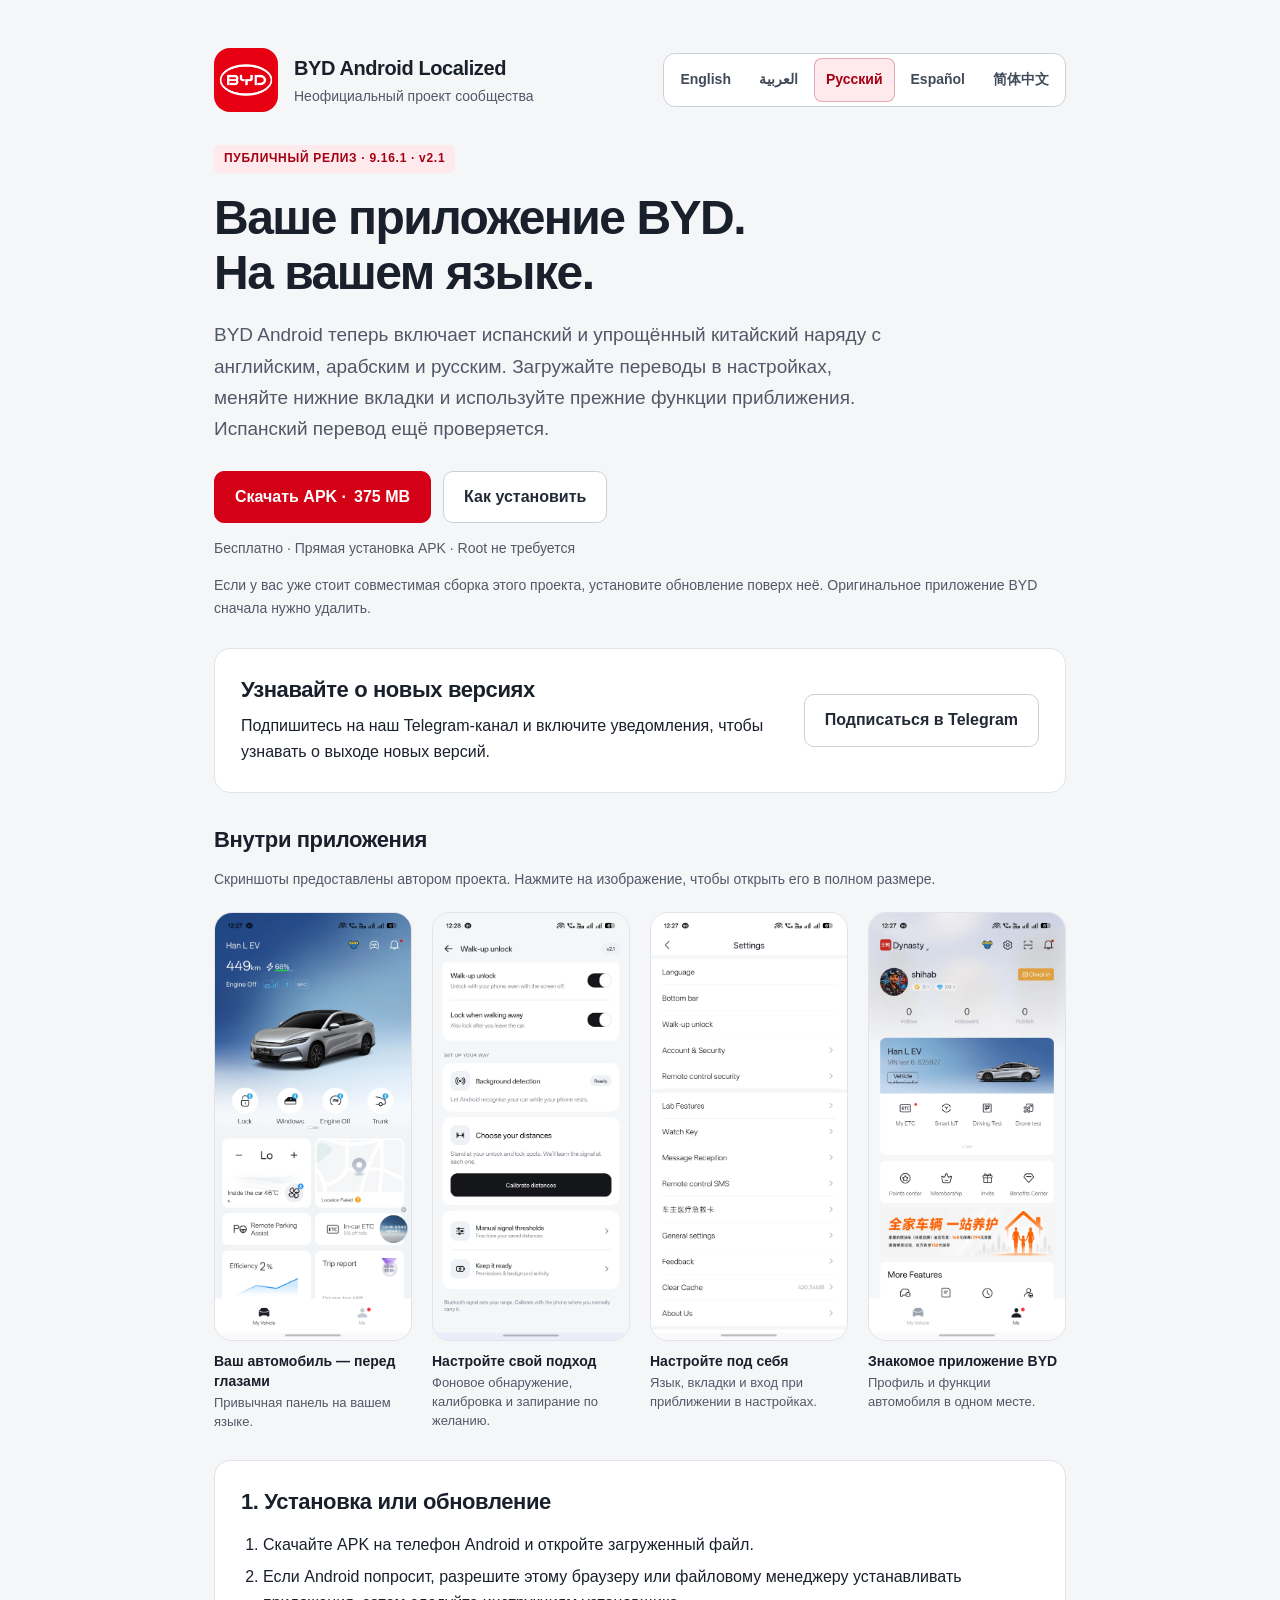
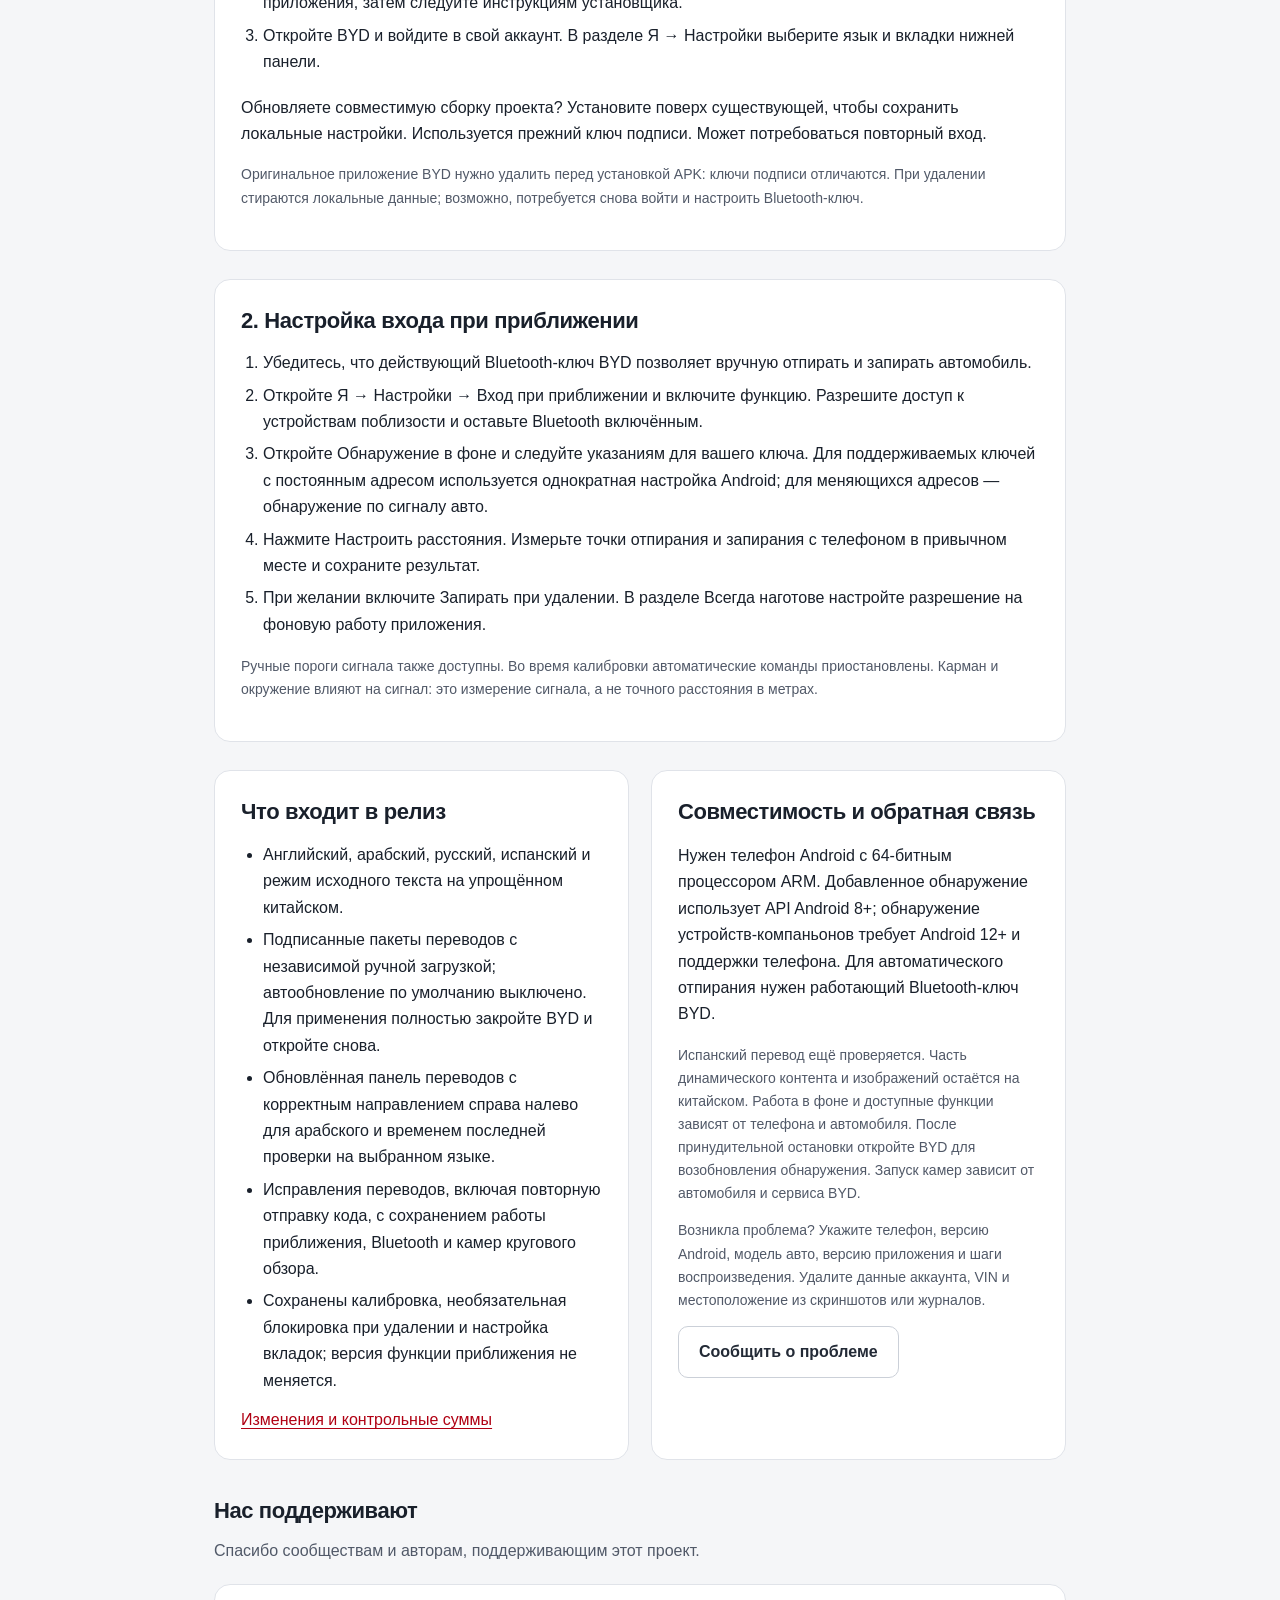
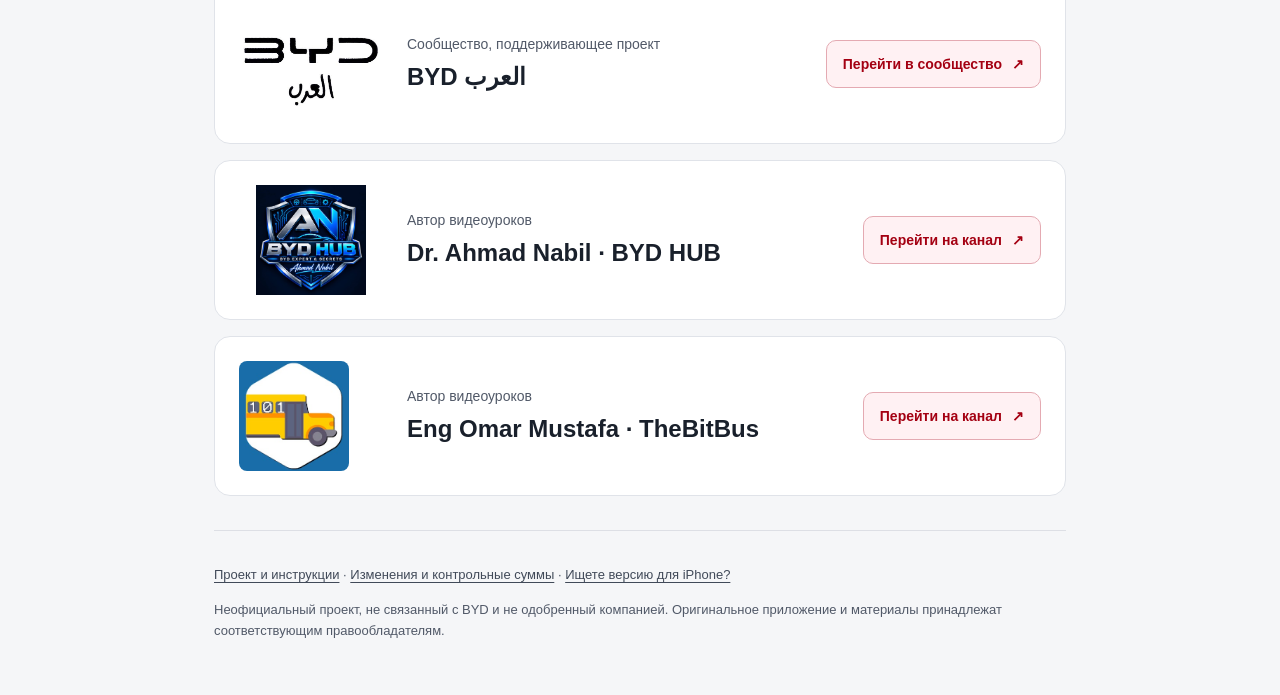
<file: ru/index.html>
<!doctype html>
<html lang="ru" dir="ltr">
<head>
<meta charset="utf-8"><meta name="viewport" content="width=device-width, initial-scale=1">
<title>BYD для Android · Скачать</title><meta name="description" content="BYD Android на английском, арабском, русском, испанском и упрощённом китайском с подписанными обновлениями переводов и необязательными функциями приближения.">
<meta name="theme-color" content="#e60012"><link rel="icon" href="../assets/icon.png">
<link rel="stylesheet" href="../assets/site.css"><link rel="canonical" href="https://shihabal3amri.github.io/BYD-Android/ru/">
<link rel="alternate" hreflang="en" href="https://shihabal3amri.github.io/BYD-Android/">
<link rel="alternate" hreflang="ar" href="https://shihabal3amri.github.io/BYD-Android/ar/">
<link rel="alternate" hreflang="ru" href="https://shihabal3amri.github.io/BYD-Android/ru/">
<link rel="alternate" hreflang="es" href="https://shihabal3amri.github.io/BYD-Android/es/">
<link rel="alternate" hreflang="zh-Hans" href="https://shihabal3amri.github.io/BYD-Android/zh-Hans/"><link rel="alternate" hreflang="x-default" href="https://shihabal3amri.github.io/BYD-Android/">
<meta property="og:type" content="website"><meta property="og:title" content="BYD для Android · Скачать">
<meta property="og:description" content="BYD Android на английском, арабском, русском, испанском и упрощённом китайском с подписанными обновлениями переводов и необязательными функциями приближения."><meta property="og:url" content="https://shihabal3amri.github.io/BYD-Android/ru/">
</head>
<body><main>
<header><div class="brand"><img src="../assets/icon.png" width="64" height="64" alt="BYD"><div><strong dir="ltr">BYD Android Localized</strong><p>Неофициальный проект сообщества</p></div></div>
<nav class="languages" aria-label="Язык страницы"><a href=".././" lang="en" hreflang="en" dir="auto">English</a>
<a href="../ar/" lang="ar" hreflang="ar" dir="auto">العربية</a>
<a href="../ru/" lang="ru" hreflang="ru" dir="auto" aria-current="page">Русский</a>
<a href="../es/" lang="es" hreflang="es" dir="auto">Español</a>
<a href="../zh-Hans/" lang="zh-Hans" hreflang="zh-Hans" dir="auto">简体中文</a></nav></header>
<span class="badge">ПУБЛИЧНЫЙ РЕЛИЗ · <bdi>9.16.1 · v2.1</bdi></span>
<h1>Ваше приложение BYD.<br>На вашем языке.</h1><p class="intro">BYD Android теперь включает испанский и упрощённый китайский наряду с английским, арабским и русским. Загружайте переводы в настройках, меняйте нижние вкладки и используйте прежние функции приближения. Испанский перевод ещё проверяется.</p>
<div class="actions"><a class="button" id="download" href="https://github.com/shihabal3amri/BYD-Android/releases/download/v9.16.1-20260914/BYD-Android_9.16.1_20260914.apk">Скачать APK · <bdi>375 MB</bdi></a><a class="button secondary" href="#install">Как установить</a></div>
<p class="note">Бесплатно · Прямая установка APK · Root не требуется</p><p class="note">Если у вас уже стоит совместимая сборка этого проекта, установите обновление поверх неё. Оригинальное приложение BYD сначала нужно удалить.</p>
<section class="card release-updates" aria-labelledby="release-updates-heading">
<div><h2 id="release-updates-heading">Узнавайте о новых версиях</h2><p>Подпишитесь на наш Telegram-канал и включите уведомления, чтобы узнавать о выходе новых версий.</p></div>
<a class="button secondary" href="https://t.me/byd_localized" target="_blank" rel="noopener noreferrer">Подписаться в Telegram</a>
</section>
<section class="gallery" aria-labelledby="screenshots"><h2 id="screenshots">Внутри приложения</h2><p class="note">Скриншоты предоставлены автором проекта. Нажмите на изображение, чтобы открыть его в полном размере.</p><div class="screens"><figure><a href="../assets/dashboard.jpg"><img src="../assets/dashboard.jpg" width="1080" height="2354" loading="lazy" alt="Панель автомобиля с управлением по Bluetooth"></a><figcaption><strong>Ваш автомобиль — перед глазами</strong>Привычная панель на вашем языке.</figcaption></figure>
<figure><a href="../assets/walkup-setup.jpg"><img src="../assets/walkup-setup.jpg" width="1080" height="2354" loading="lazy" alt="Настройки входа при приближении, фонового обнаружения и расстояний"></a><figcaption><strong>Настройте свой подход</strong>Фоновое обнаружение, калибровка и запирание по желанию.</figcaption></figure>
<figure><a href="../assets/settings.jpg"><img src="../assets/settings.jpg" width="1080" height="2354" loading="lazy" alt="Настройки языка, нижней панели и входа при приближении"></a><figcaption><strong>Настройте под себя</strong>Язык, вкладки и вход при приближении в настройках.</figcaption></figure>
<figure><a href="../assets/profile.jpg"><img src="../assets/profile.jpg" width="1080" height="2354" loading="lazy" alt="Профиль BYD и карточка автомобиля"></a><figcaption><strong>Знакомое приложение BYD</strong>Профиль и функции автомобиля в одном месте.</figcaption></figure></div></section>
<section class="card" id="install" aria-labelledby="install-heading"><h2 id="install-heading">1. Установка или обновление</h2><ol><li>Скачайте APK на телефон Android и откройте загруженный файл.</li>
<li>Если Android попросит, разрешите этому браузеру или файловому менеджеру устанавливать приложения, затем следуйте инструкциям установщика.</li>
<li>Откройте BYD и войдите в свой аккаунт. В разделе Я → Настройки выберите язык и вкладки нижней панели.</li></ol><p>Обновляете совместимую сборку проекта? Установите поверх существующей, чтобы сохранить локальные настройки. Используется прежний ключ подписи. Может потребоваться повторный вход.</p><p class="note">Оригинальное приложение BYD нужно удалить перед установкой APK: ключи подписи отличаются. При удалении стираются локальные данные; возможно, потребуется снова войти и настроить Bluetooth-ключ.</p></section>
<section class="card" id="walkup" aria-labelledby="walkup-heading"><h2 id="walkup-heading">2. Настройка входа при приближении</h2><ol><li>Убедитесь, что действующий Bluetooth-ключ BYD позволяет вручную отпирать и запирать автомобиль.</li>
<li>Откройте Я → Настройки → Вход при приближении и включите функцию. Разрешите доступ к устройствам поблизости и оставьте Bluetooth включённым.</li>
<li>Откройте Обнаружение в фоне и следуйте указаниям для вашего ключа. Для поддерживаемых ключей с постоянным адресом используется однократная настройка Android; для меняющихся адресов — обнаружение по сигналу авто.</li>
<li>Нажмите Настроить расстояния. Измерьте точки отпирания и запирания с телефоном в привычном месте и сохраните результат.</li>
<li>При желании включите Запирать при удалении. В разделе Всегда наготове настройте разрешение на фоновую работу приложения.</li></ol><p class="note">Ручные пороги сигнала также доступны. Во время калибровки автоматические команды приостановлены. Карман и окружение влияют на сигнал: это измерение сигнала, а не точного расстояния в метрах.</p></section>
<div class="grid"><section class="card" aria-labelledby="release-heading"><h2 id="release-heading">Что входит в релиз</h2><ul><li>Английский, арабский, русский, испанский и режим исходного текста на упрощённом китайском.</li>
<li>Подписанные пакеты переводов с независимой ручной загрузкой; автообновление по умолчанию выключено. Для применения полностью закройте BYD и откройте снова.</li>
<li>Обновлённая панель переводов с корректным направлением справа налево для арабского и временем последней проверки на выбранном языке.</li>
<li>Исправления переводов, включая повторную отправку кода, с сохранением работы приближения, Bluetooth и камер кругового обзора.</li>
<li>Сохранены калибровка, необязательная блокировка при удалении и настройка вкладок; версия функции приближения не меняется.</li></ul><a href="https://github.com/shihabal3amri/BYD-Android/releases/tag/v9.16.1-20260914">Изменения и контрольные суммы</a></section>
<section class="card" aria-labelledby="feedback-heading"><h2 id="feedback-heading">Совместимость и обратная связь</h2><p>Нужен телефон Android с 64-битным процессором ARM. Добавленное обнаружение использует API Android 8+; обнаружение устройств-компаньонов требует Android 12+ и поддержки телефона. Для автоматического отпирания нужен работающий Bluetooth-ключ BYD.</p><p class="note">Испанский перевод ещё проверяется. Часть динамического контента и изображений остаётся на китайском. Работа в фоне и доступные функции зависят от телефона и автомобиля. После принудительной остановки откройте BYD для возобновления обнаружения. Запуск камер зависит от автомобиля и сервиса BYD.</p><p class="note">Возникла проблема? Укажите телефон, версию Android, модель авто, версию приложения и шаги воспроизведения. Удалите данные аккаунта, VIN и местоположение из скриншотов или журналов.</p><a class="button secondary" href="https://github.com/shihabal3amri/BYD-Android/issues/new?template=bug-report.yml">Сообщить о проблеме</a></section></div>
<section class="supporters" id="supporters" aria-labelledby="supporters-heading">
<h2 id="supporters-heading">Нас поддерживают</h2>
<p>Спасибо сообществам и авторам, поддерживающим этот проект.</p>
<ul class="supporter-list"><li><a class="supporter" href="https://linktr.ee/BYD.ARAB" target="_blank" rel="noopener noreferrer">
<img class="supporter-logo" src="../assets/byd-arab.png" width="571" height="437" alt="BYD العرب" loading="lazy">
<div class="supporter-info"><span class="supporter-label">Сообщество, поддерживающее проект</span><h3><bdi dir="ltr">BYD العرب</bdi></h3></div>
<span class="supporter-follow">Перейти в сообщество<span aria-hidden="true">↗</span></span>
</a></li><li><a class="supporter" href="https://www.youtube.com/@dranabil" target="_blank" rel="noopener noreferrer">
<img class="supporter-logo" src="../assets/ahmed-nabil.png" width="1254" height="1254" alt="Dr. Ahmad Nabil · BYD HUB" loading="lazy">
<div class="supporter-info"><span class="supporter-label">Автор видеоуроков</span><h3><bdi dir="ltr">Dr. Ahmad Nabil · BYD HUB</bdi></h3></div>
<span class="supporter-follow">Перейти на канал<span aria-hidden="true">↗</span></span>
</a></li><li><a class="supporter" href="https://www.youtube.com/@TheBitBus" target="_blank" rel="noopener noreferrer">
<img class="supporter-logo supporter-logo-crop" src="../assets/thebitbus-banner.jpg" width="1707" height="282" alt="Eng Omar Mustafa · TheBitBus" loading="lazy">
<div class="supporter-info"><span class="supporter-label">Автор видеоуроков</span><h3><bdi dir="ltr">Eng Omar Mustafa · TheBitBus</bdi></h3></div>
<span class="supporter-follow">Перейти на канал<span aria-hidden="true">↗</span></span>
</a></li></ul>
</section>
<footer><p><a href="https://github.com/shihabal3amri/BYD-Android/blob/main/README.ru.md">Проект и инструкции</a> · <a href="https://github.com/shihabal3amri/BYD-Android/releases/tag/v9.16.1-20260914">Изменения и контрольные суммы</a> · <a href="https://shihabal3amri.github.io/BYD-iOS/">Ищете версию для iPhone?</a></p><p>Неофициальный проект, не связанный с BYD и не одобренный компанией. Оригинальное приложение и материалы принадлежат соответствующим правообладателям.</p></footer>
</main></body></html>
</file>
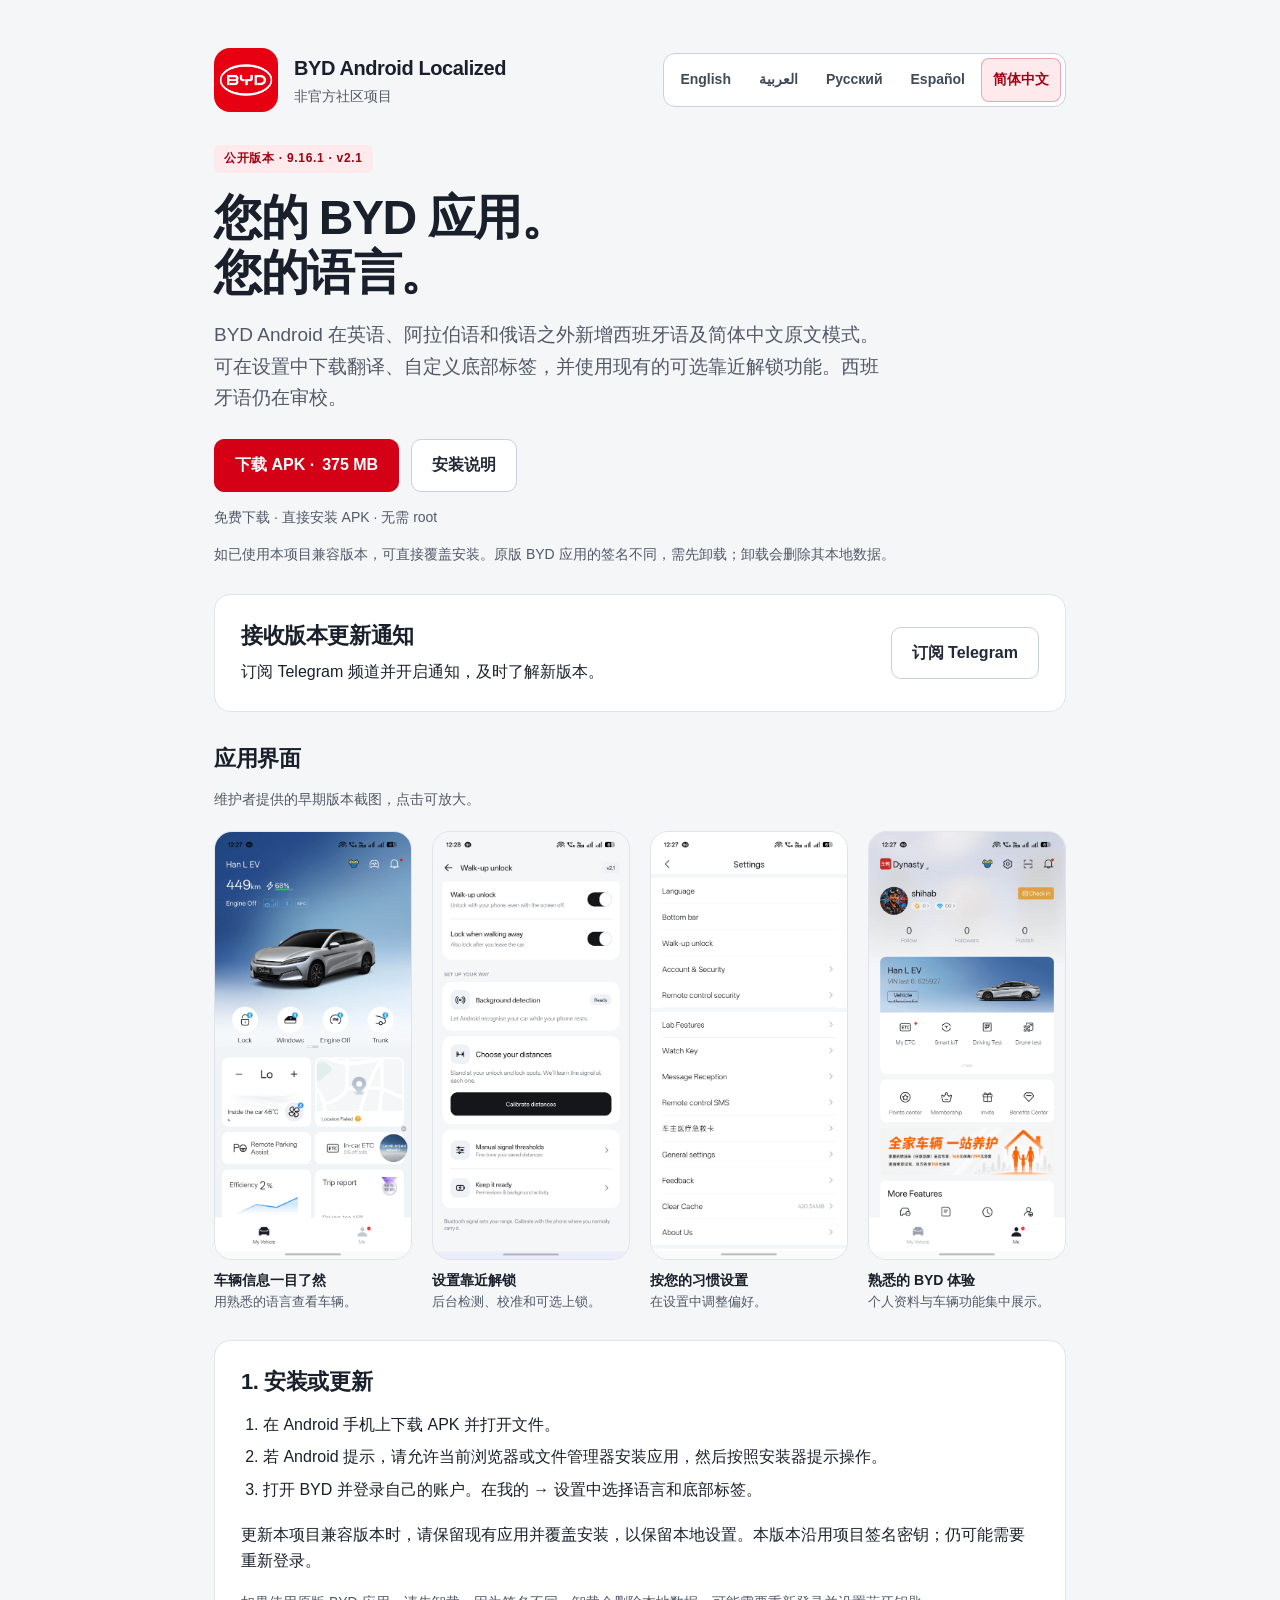
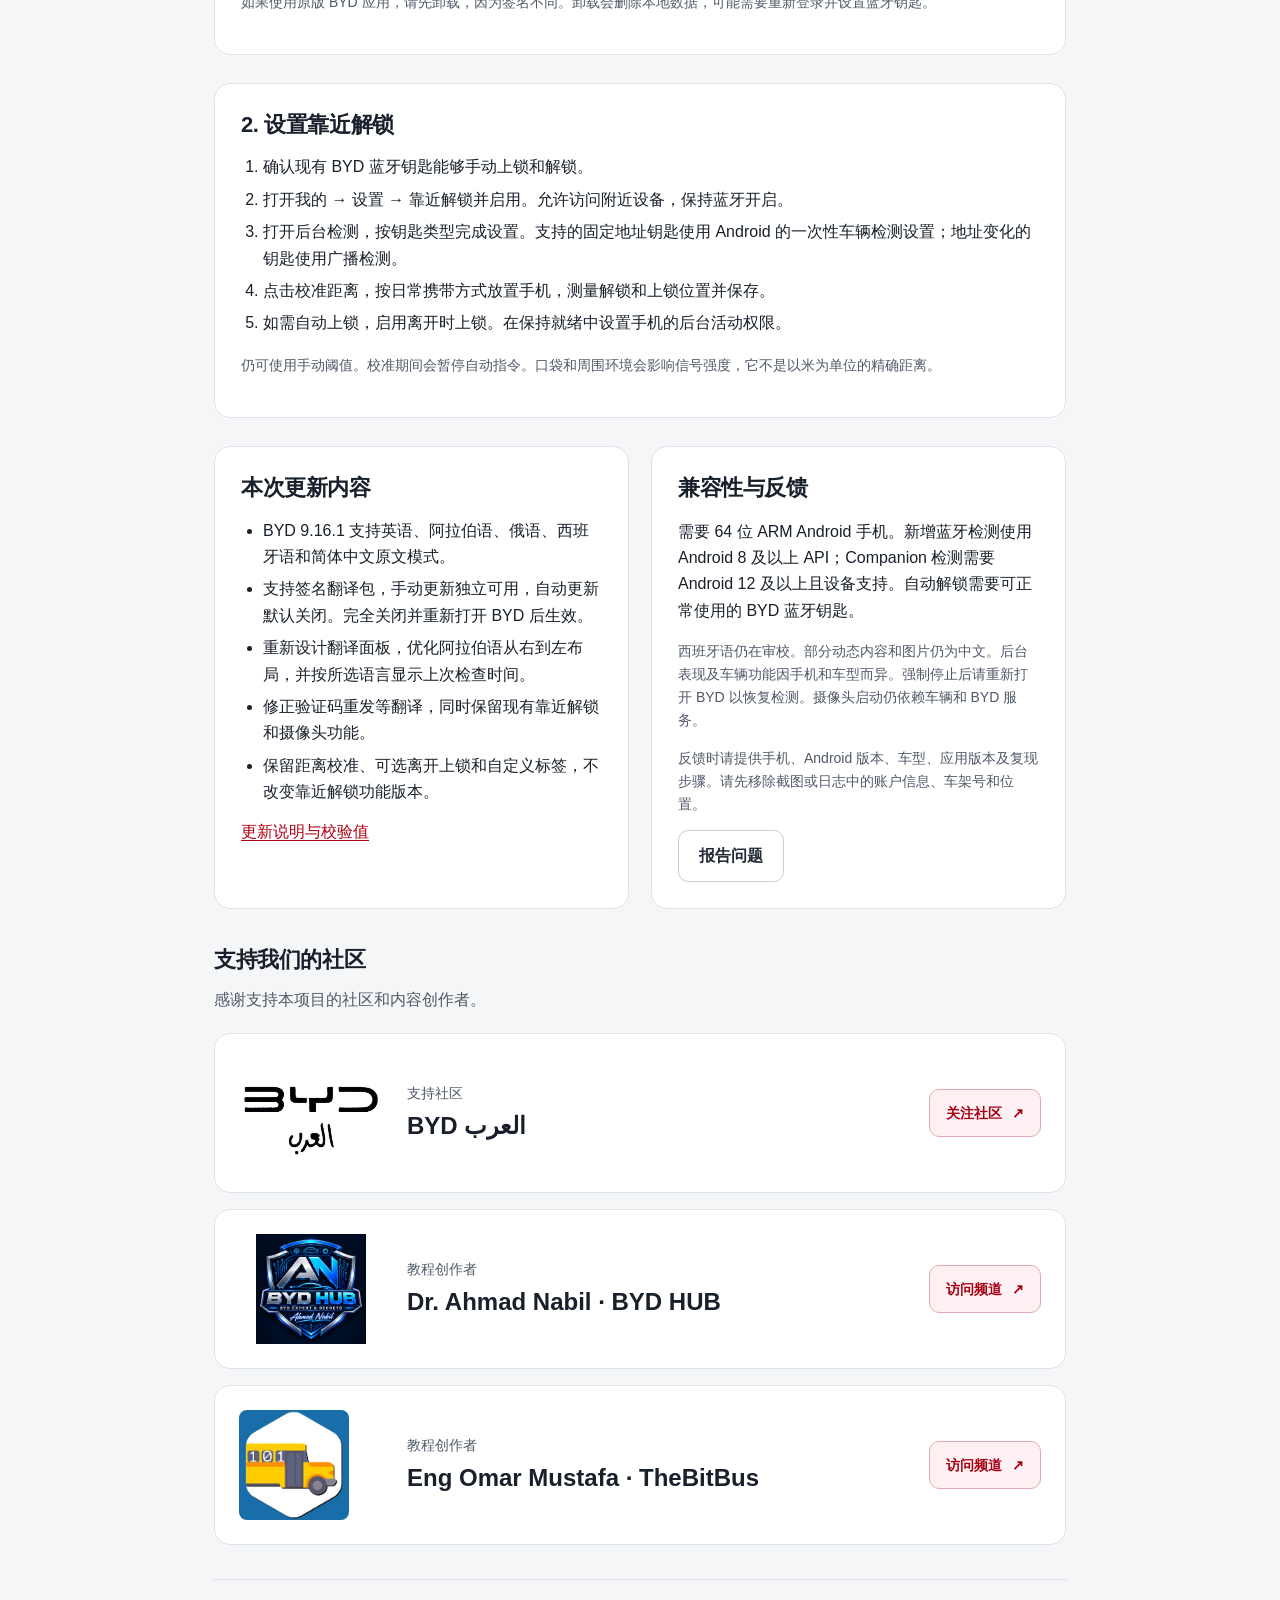
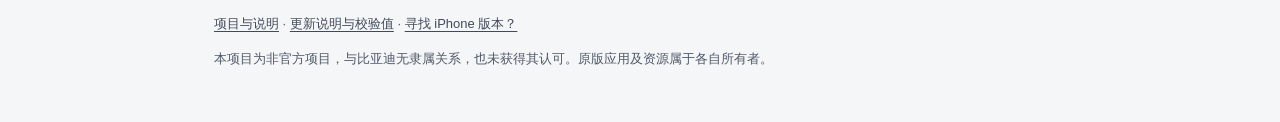
<file: zh-Hans/index.html>
<!doctype html>
<html lang="zh-Hans" dir="ltr">
<head>
<meta charset="utf-8"><meta name="viewport" content="width=device-width, initial-scale=1">
<title>BYD Android 多语言版 · 下载</title><meta name="description" content="支持英语、阿拉伯语、俄语、西班牙语和简体中文的 BYD Android 应用，提供签名翻译包和可选的靠近解锁功能。">
<meta name="theme-color" content="#e60012"><link rel="icon" href="../assets/icon.png">
<link rel="stylesheet" href="../assets/site.css"><link rel="canonical" href="https://shihabal3amri.github.io/BYD-Android/zh-Hans/">
<link rel="alternate" hreflang="en" href="https://shihabal3amri.github.io/BYD-Android/">
<link rel="alternate" hreflang="ar" href="https://shihabal3amri.github.io/BYD-Android/ar/">
<link rel="alternate" hreflang="ru" href="https://shihabal3amri.github.io/BYD-Android/ru/">
<link rel="alternate" hreflang="es" href="https://shihabal3amri.github.io/BYD-Android/es/">
<link rel="alternate" hreflang="zh-Hans" href="https://shihabal3amri.github.io/BYD-Android/zh-Hans/"><link rel="alternate" hreflang="x-default" href="https://shihabal3amri.github.io/BYD-Android/">
<meta property="og:type" content="website"><meta property="og:title" content="BYD Android 多语言版 · 下载">
<meta property="og:description" content="支持英语、阿拉伯语、俄语、西班牙语和简体中文的 BYD Android 应用，提供签名翻译包和可选的靠近解锁功能。"><meta property="og:url" content="https://shihabal3amri.github.io/BYD-Android/zh-Hans/">
</head>
<body><main>
<header><div class="brand"><img src="../assets/icon.png" width="64" height="64" alt="BYD"><div><strong dir="ltr">BYD Android Localized</strong><p>非官方社区项目</p></div></div>
<nav class="languages" aria-label="网页语言"><a href=".././" lang="en" hreflang="en" dir="auto">English</a>
<a href="../ar/" lang="ar" hreflang="ar" dir="auto">العربية</a>
<a href="../ru/" lang="ru" hreflang="ru" dir="auto">Русский</a>
<a href="../es/" lang="es" hreflang="es" dir="auto">Español</a>
<a href="../zh-Hans/" lang="zh-Hans" hreflang="zh-Hans" dir="auto" aria-current="page">简体中文</a></nav></header>
<span class="badge">公开版本 · <bdi>9.16.1 · v2.1</bdi></span>
<h1>您的 BYD 应用。<br>您的语言。</h1><p class="intro">BYD Android 在英语、阿拉伯语和俄语之外新增西班牙语及简体中文原文模式。可在设置中下载翻译、自定义底部标签，并使用现有的可选靠近解锁功能。西班牙语仍在审校。</p>
<div class="actions"><a class="button" id="download" href="https://github.com/shihabal3amri/BYD-Android/releases/download/v9.16.1-20260914/BYD-Android_9.16.1_20260914.apk">下载 APK · <bdi>375 MB</bdi></a><a class="button secondary" href="#install">安装说明</a></div>
<p class="note">免费下载 · 直接安装 APK · 无需 root</p><p class="note">如已使用本项目兼容版本，可直接覆盖安装。原版 BYD 应用的签名不同，需先卸载；卸载会删除其本地数据。</p>
<section class="card release-updates" aria-labelledby="release-updates-heading">
<div><h2 id="release-updates-heading">接收版本更新通知</h2><p>订阅 Telegram 频道并开启通知，及时了解新版本。</p></div>
<a class="button secondary" href="https://t.me/byd_localized" target="_blank" rel="noopener noreferrer">订阅 Telegram</a>
</section>
<section class="gallery" aria-labelledby="screenshots"><h2 id="screenshots">应用界面</h2><p class="note">维护者提供的早期版本截图，点击可放大。</p><div class="screens"><figure><a href="../assets/dashboard.jpg"><img src="../assets/dashboard.jpg" width="1080" height="2354" loading="lazy" alt="带蓝牙控制项的车辆页面"></a><figcaption><strong>车辆信息一目了然</strong>用熟悉的语言查看车辆。</figcaption></figure>
<figure><a href="../assets/walkup-setup.jpg"><img src="../assets/walkup-setup.jpg" width="1080" height="2354" loading="lazy" alt="靠近解锁、后台检测和距离校准设置"></a><figcaption><strong>设置靠近解锁</strong>后台检测、校准和可选上锁。</figcaption></figure>
<figure><a href="../assets/settings.jpg"><img src="../assets/settings.jpg" width="1080" height="2354" loading="lazy" alt="语言、底部标签栏和靠近解锁设置"></a><figcaption><strong>按您的习惯设置</strong>在设置中调整偏好。</figcaption></figure>
<figure><a href="../assets/profile.jpg"><img src="../assets/profile.jpg" width="1080" height="2354" loading="lazy" alt="BYD 个人资料和车辆卡片"></a><figcaption><strong>熟悉的 BYD 体验</strong>个人资料与车辆功能集中展示。</figcaption></figure></div></section>
<section class="card" id="install" aria-labelledby="install-heading"><h2 id="install-heading">1. 安装或更新</h2><ol><li>在 Android 手机上下载 APK 并打开文件。</li>
<li>若 Android 提示，请允许当前浏览器或文件管理器安装应用，然后按照安装器提示操作。</li>
<li>打开 BYD 并登录自己的账户。在我的 → 设置中选择语言和底部标签。</li></ol><p>更新本项目兼容版本时，请保留现有应用并覆盖安装，以保留本地设置。本版本沿用项目签名密钥；仍可能需要重新登录。</p><p class="note">如果使用原版 BYD 应用，请先卸载，因为签名不同。卸载会删除本地数据，可能需要重新登录并设置蓝牙钥匙。</p></section>
<section class="card" id="walkup" aria-labelledby="walkup-heading"><h2 id="walkup-heading">2. 设置靠近解锁</h2><ol><li>确认现有 BYD 蓝牙钥匙能够手动上锁和解锁。</li>
<li>打开我的 → 设置 → 靠近解锁并启用。允许访问附近设备，保持蓝牙开启。</li>
<li>打开后台检测，按钥匙类型完成设置。支持的固定地址钥匙使用 Android 的一次性车辆检测设置；地址变化的钥匙使用广播检测。</li>
<li>点击校准距离，按日常携带方式放置手机，测量解锁和上锁位置并保存。</li>
<li>如需自动上锁，启用离开时上锁。在保持就绪中设置手机的后台活动权限。</li></ol><p class="note">仍可使用手动阈值。校准期间会暂停自动指令。口袋和周围环境会影响信号强度，它不是以米为单位的精确距离。</p></section>
<div class="grid"><section class="card" aria-labelledby="release-heading"><h2 id="release-heading">本次更新内容</h2><ul><li>BYD 9.16.1 支持英语、阿拉伯语、俄语、西班牙语和简体中文原文模式。</li>
<li>支持签名翻译包，手动更新独立可用，自动更新默认关闭。完全关闭并重新打开 BYD 后生效。</li>
<li>重新设计翻译面板，优化阿拉伯语从右到左布局，并按所选语言显示上次检查时间。</li>
<li>修正验证码重发等翻译，同时保留现有靠近解锁和摄像头功能。</li>
<li>保留距离校准、可选离开上锁和自定义标签，不改变靠近解锁功能版本。</li></ul><a href="https://github.com/shihabal3amri/BYD-Android/releases/tag/v9.16.1-20260914">更新说明与校验值</a></section>
<section class="card" aria-labelledby="feedback-heading"><h2 id="feedback-heading">兼容性与反馈</h2><p>需要 64 位 ARM Android 手机。新增蓝牙检测使用 Android 8 及以上 API；Companion 检测需要 Android 12 及以上且设备支持。自动解锁需要可正常使用的 BYD 蓝牙钥匙。</p><p class="note">西班牙语仍在审校。部分动态内容和图片仍为中文。后台表现及车辆功能因手机和车型而异。强制停止后请重新打开 BYD 以恢复检测。摄像头启动仍依赖车辆和 BYD 服务。</p><p class="note">反馈时请提供手机、Android 版本、车型、应用版本及复现步骤。请先移除截图或日志中的账户信息、车架号和位置。</p><a class="button secondary" href="https://github.com/shihabal3amri/BYD-Android/issues/new?template=bug-report.yml">报告问题</a></section></div>
<section class="supporters" id="supporters" aria-labelledby="supporters-heading">
<h2 id="supporters-heading">支持我们的社区</h2>
<p>感谢支持本项目的社区和内容创作者。</p>
<ul class="supporter-list"><li><a class="supporter" href="https://linktr.ee/BYD.ARAB" target="_blank" rel="noopener noreferrer">
<img class="supporter-logo" src="../assets/byd-arab.png" width="571" height="437" alt="BYD العرب" loading="lazy">
<div class="supporter-info"><span class="supporter-label">支持社区</span><h3><bdi dir="ltr">BYD العرب</bdi></h3></div>
<span class="supporter-follow">关注社区<span aria-hidden="true">↗</span></span>
</a></li><li><a class="supporter" href="https://www.youtube.com/@dranabil" target="_blank" rel="noopener noreferrer">
<img class="supporter-logo" src="../assets/ahmed-nabil.png" width="1254" height="1254" alt="Dr. Ahmad Nabil · BYD HUB" loading="lazy">
<div class="supporter-info"><span class="supporter-label">教程创作者</span><h3><bdi dir="ltr">Dr. Ahmad Nabil · BYD HUB</bdi></h3></div>
<span class="supporter-follow">访问频道<span aria-hidden="true">↗</span></span>
</a></li><li><a class="supporter" href="https://www.youtube.com/@TheBitBus" target="_blank" rel="noopener noreferrer">
<img class="supporter-logo supporter-logo-crop" src="../assets/thebitbus-banner.jpg" width="1707" height="282" alt="Eng Omar Mustafa · TheBitBus" loading="lazy">
<div class="supporter-info"><span class="supporter-label">教程创作者</span><h3><bdi dir="ltr">Eng Omar Mustafa · TheBitBus</bdi></h3></div>
<span class="supporter-follow">访问频道<span aria-hidden="true">↗</span></span>
</a></li></ul>
</section>
<footer><p><a href="https://github.com/shihabal3amri/BYD-Android/blob/main/README.zh-Hans.md">项目与说明</a> · <a href="https://github.com/shihabal3amri/BYD-Android/releases/tag/v9.16.1-20260914">更新说明与校验值</a> · <a href="https://shihabal3amri.github.io/BYD-iOS/">寻找 iPhone 版本？</a></p><p>本项目为非官方项目，与比亚迪无隶属关系，也未获得其认可。原版应用及资源属于各自所有者。</p></footer>
</main></body></html>
</file>
<file: assets/site.css>
:root { color-scheme: light; font-family: -apple-system, BlinkMacSystemFont, "Segoe UI", sans-serif; color: #19202b; background: #f5f6f8; }
* { box-sizing: border-box; }
body { margin: 0; line-height: 1.65; }
main { max-width: 900px; margin: auto; padding: 48px 24px 40px; }
header { display: flex; align-items: center; justify-content: space-between; flex-wrap: wrap; gap: 20px; margin-bottom: 32px; }
.brand { display: flex; align-items: center; gap: 16px; }
.brand > div { min-width: 0; }
.languages { display: inline-flex; flex-wrap: wrap; gap: 4px; padding: 4px; border: 1px solid #cbd0d8; border-radius: 12px; background: white; }
.languages a { display: inline-flex; align-items: center; justify-content: center; padding: 8px 12px; min-height: 44px; color: #414a59; text-decoration: none; border-radius: 8px; font-size: 14px; font-weight: 600; }
.languages a[aria-current="page"] { color: #a40012; background: #fee9ec; box-shadow: inset 0 0 0 1px #e4aab2; }
header img { width: 64px; height: 64px; border-radius: 16px; }
header p { margin: 0; font-size: 14px; color: #515968; }
header strong { font-size: 20px; letter-spacing: -.4px; }
.badge { display: inline-block; padding: 4px 10px; border-radius: 6px; background: #fee9ec; color: #a40012; font-size: 12px; font-weight: 700; letter-spacing: .7px; }
h1 { font-size: clamp(32px, 6vw, 48px); line-height: 1.14; letter-spacing: -1.5px; margin: 18px 0 14px; }
.intro { font-size: 19px; color: #515968; max-width: 680px; }
h2 { margin: 0 0 12px; font-size: 22px; line-height: 1.35; letter-spacing: -.4px; }
a { color: #b00013; text-underline-offset: 3px; }
.actions { display: flex; flex-wrap: wrap; gap: 12px; margin: 26px 0 14px; }
.button { display: inline-flex; justify-content: center; align-items: center; gap: 8px; min-height: 48px; padding: 12px 20px; text-decoration: none; border-radius: 10px; background: #d40016; color: white; font-size: 16px; font-weight: 650; border: 1px solid #d40016; cursor: pointer; }
.button.secondary { background: white; color: #232a36; border-color: #cbd0d8; }
.button:focus-visible, a:focus-visible, textarea:focus-visible { outline: 3px solid #1166dd; outline-offset: 4px; }
.button:hover { filter: brightness(.94); }
.languages a:hover, .tutorial:hover { background: #fff1f3; }
.tutorials { display: grid; grid-template-columns: 1fr 1fr; gap: 12px; }
.tutorial { display: flex; flex-direction: column; justify-content: center; padding: 16px; border: 1px solid #cbd0d8; border-radius: 10px; text-decoration: none; }
.tutorial span { font-size: 14px; color: #515968; }
section[id] { scroll-margin-top: 24px; }
.note { color: #515968; font-size: 14px; }
.card { margin-top: 28px; padding: 26px; border: 1px solid #e0e3e9; border-radius: 16px; background: white; }
.release-updates { display: flex; align-items: center; flex-wrap: wrap; gap: 20px; }
.release-updates > div { flex: 1 1 280px; min-width: 0; }
.release-updates h2 { margin-bottom: 8px; }
.release-updates p { margin: 0; }
.release-updates > a { flex: 0 1 auto; text-align: center; }
.grid { display: grid; grid-template-columns: repeat(2, minmax(0, 1fr)); gap: 22px; }
.grid .card { margin-top: 28px; }
ol, ul { padding-inline-start: 22px; margin: 10px 0; }
li { padding: 3px 0; }
textarea { display: block; width: 100%; min-height: 90px; font: 13px/1.6 ui-monospace, SFMono-Regular, Consolas, monospace; color: #253047; background: #f5f6f8; border: 1px solid #cbd0d8; border-radius: 8px; padding: 12px; resize: vertical; overflow-wrap: anywhere; }
.copyrow { display: flex; align-items: center; flex-wrap: wrap; gap: 12px; margin-top: 12px; }
.copyrow button { font-size: 14px; min-height: 42px; padding: 8px 15px; }
.gallery { margin-top: 32px; }
.screens { display: grid; grid-template-columns: repeat(4, minmax(0, 1fr)); gap: 20px; margin-top: 20px; }
.screens figure { min-width: 0; margin: 0; }
.screens a { display: block; border-radius: 18px; }
.screens img { display: block; width: 100%; height: auto; border: 1px solid #e0e3e9; border-radius: 18px; }
.screens figcaption { margin-top: 10px; color: #515968; font-size: 13px; line-height: 1.45; }
.screens figcaption strong { display: block; color: #19202b; font-size: 14px; margin-bottom: 3px; }
footer { margin-top: 34px; padding-top: 20px; border-top: 1px solid #dddfe5; color: #515968; font-size: 13px; }
footer a { color: #414a59; }
html[dir="rtl"] { font-family: -apple-system, BlinkMacSystemFont, "Segoe UI", Tahoma, Arial, sans-serif; }
html[dir="rtl"] body { line-height: 1.85; }
html[dir="rtl"] h1 { line-height: 1.4; }
html[dir="rtl"] h1, html[dir="rtl"] h2, html[dir="rtl"] .badge, html[dir="rtl"] header strong { letter-spacing: normal; }
html[dir="rtl"] .screens figcaption { line-height: 1.75; }
@media (max-width: 420px) { .tutorials { grid-template-columns: 1fr; } .languages { width: 100%; } .languages a { flex: 1; padding-inline: 8px; } }
@media (max-width: 580px) { main { padding: 28px 18px; } .grid { grid-template-columns: 1fr; gap: 0; } .card { padding: 20px; } .actions a { width: 100%; } .screens { grid-template-columns: repeat(2, minmax(0, 1fr)); gap: 20px 14px; } }

.supporters { margin-top: 36px; }
.supporters > p { margin: 0 0 20px; color: #515968; }
.supporter-list { display: grid; gap: 16px; list-style: none; padding: 0; margin: 0; }
.supporter-list > li { padding: 0; min-width: 0; }
.supporter { display: grid; grid-template-columns: 144px minmax(0, 1fr) auto; align-items: center; gap: 24px; padding: 24px; border: 1px solid #e0e3e9; border-radius: 16px; background: white; color: #19202b; text-decoration: none; }
.supporter:hover { border-color: #d40016; }
.supporter-logo { display: block; width: 144px; height: 110px; object-fit: contain; border-radius: 8px; }
.supporter-info { min-width: 0; }
.supporter-label { display: block; font-size: 14px; color: #515968; }
.supporter h3 { margin: 3px 0 0; font-size: 24px; line-height: 1.5; }
.supporter-follow { display: inline-flex; align-items: center; justify-content: center; gap: 10px; min-height: 48px; padding: 10px 16px; border: 1px solid #e4aab2; border-radius: 10px; background: #fff1f3; color: #a40012; font-size: 14px; font-weight: 650; text-align: center; }
@media (max-width: 700px) { .supporter { grid-template-columns: 108px minmax(0, 1fr); gap: 16px; padding: 20px; } .supporter-logo { width: 108px; height: 83px; } .supporter-follow { grid-column: 1 / -1; } }

/* Crop the supplied TheBitBus banner to its bus emblem without altering the artwork. */
.supporter-logo-crop { width: 110px; height: 110px; object-fit: cover; object-position: 26% center; }
@media (max-width: 700px) { .supporter-logo-crop { width: 83px; height: 83px; } }
</file>
